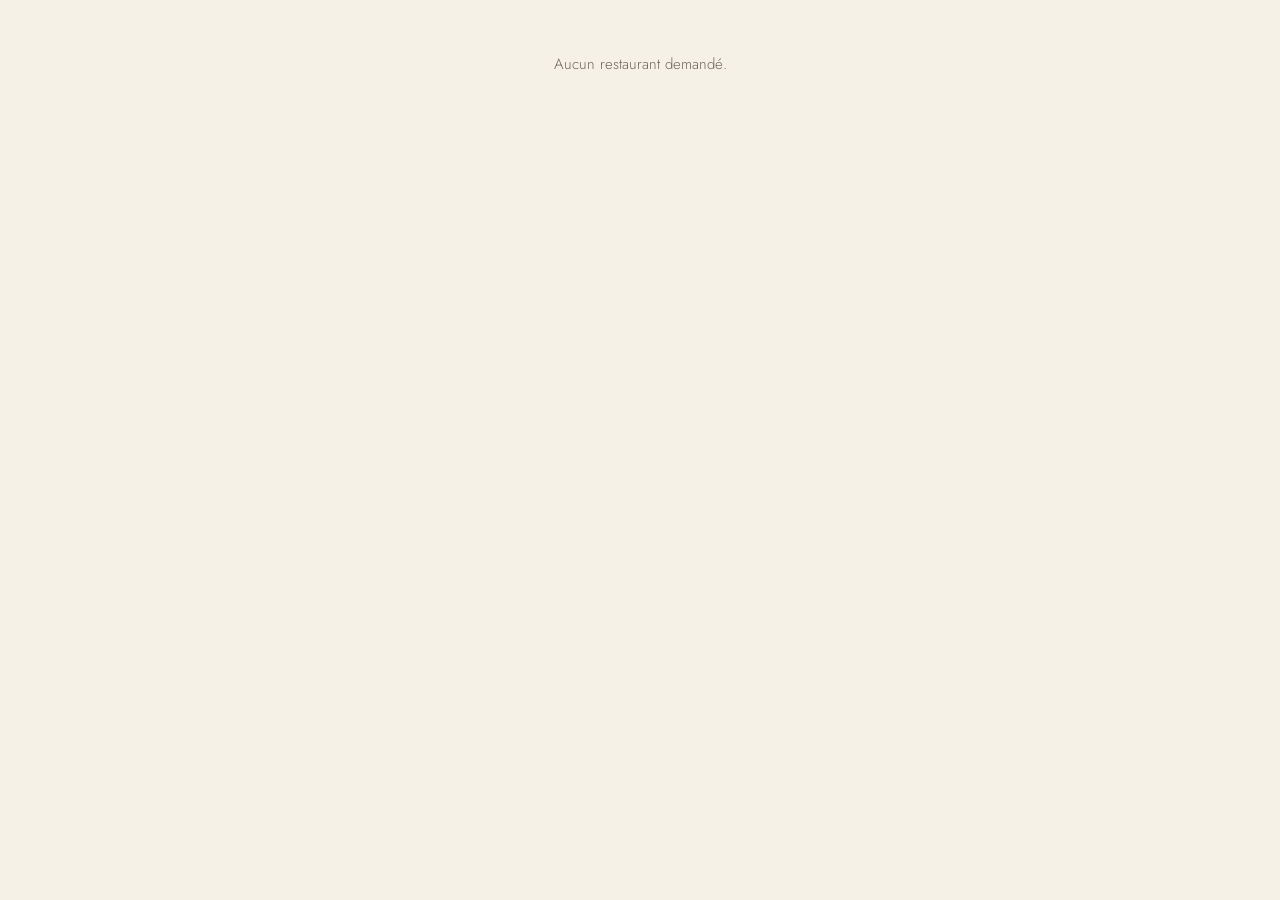
<file: client.html>
<!doctype html>
<html lang="fr">
<head>
  <meta charset="utf-8">
  <meta name="viewport" content="width=device-width, initial-scale=1">
  <title>QResto — Redirection…</title>
  <!--
    Cette page n'est plus la page de commande : celle-ci est désormais
    absorbée par la vitrine (resto.html), qui gère à la fois le mode sur place
    (jeton QR) et les modes à distance. On redirige simplement pour que les
    QR déjà imprimés continuent de marcher.
  -->
  <script>
    var q = location.search;
    location.replace('resto.html' + (q || ''));
  </script>
</head>
<body>
  <noscript>
    <p>Cette page a déménagé. <a id="lien" href="resto.html">Continuer</a></p>
    <script>document.getElementById('lien').href = 'resto.html' + location.search;</script>
  </noscript>
</body>
</html>
</file>
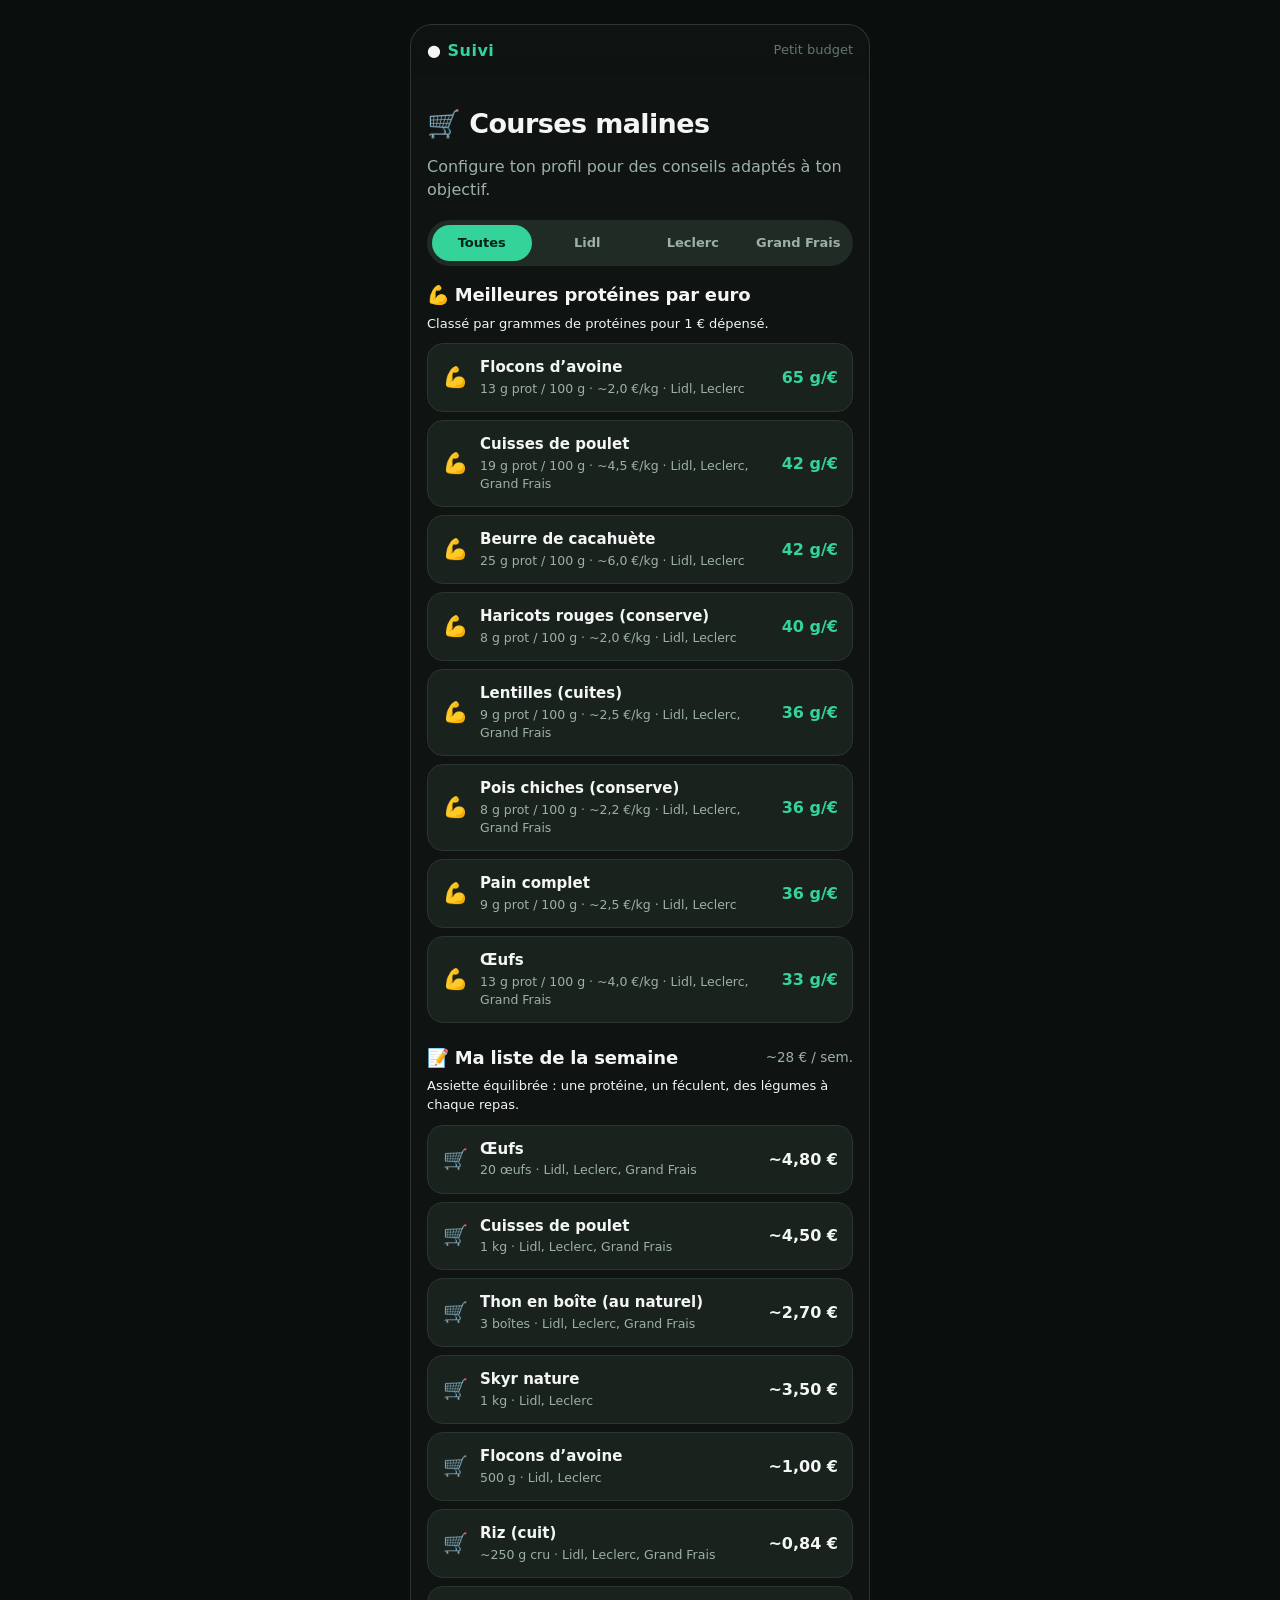
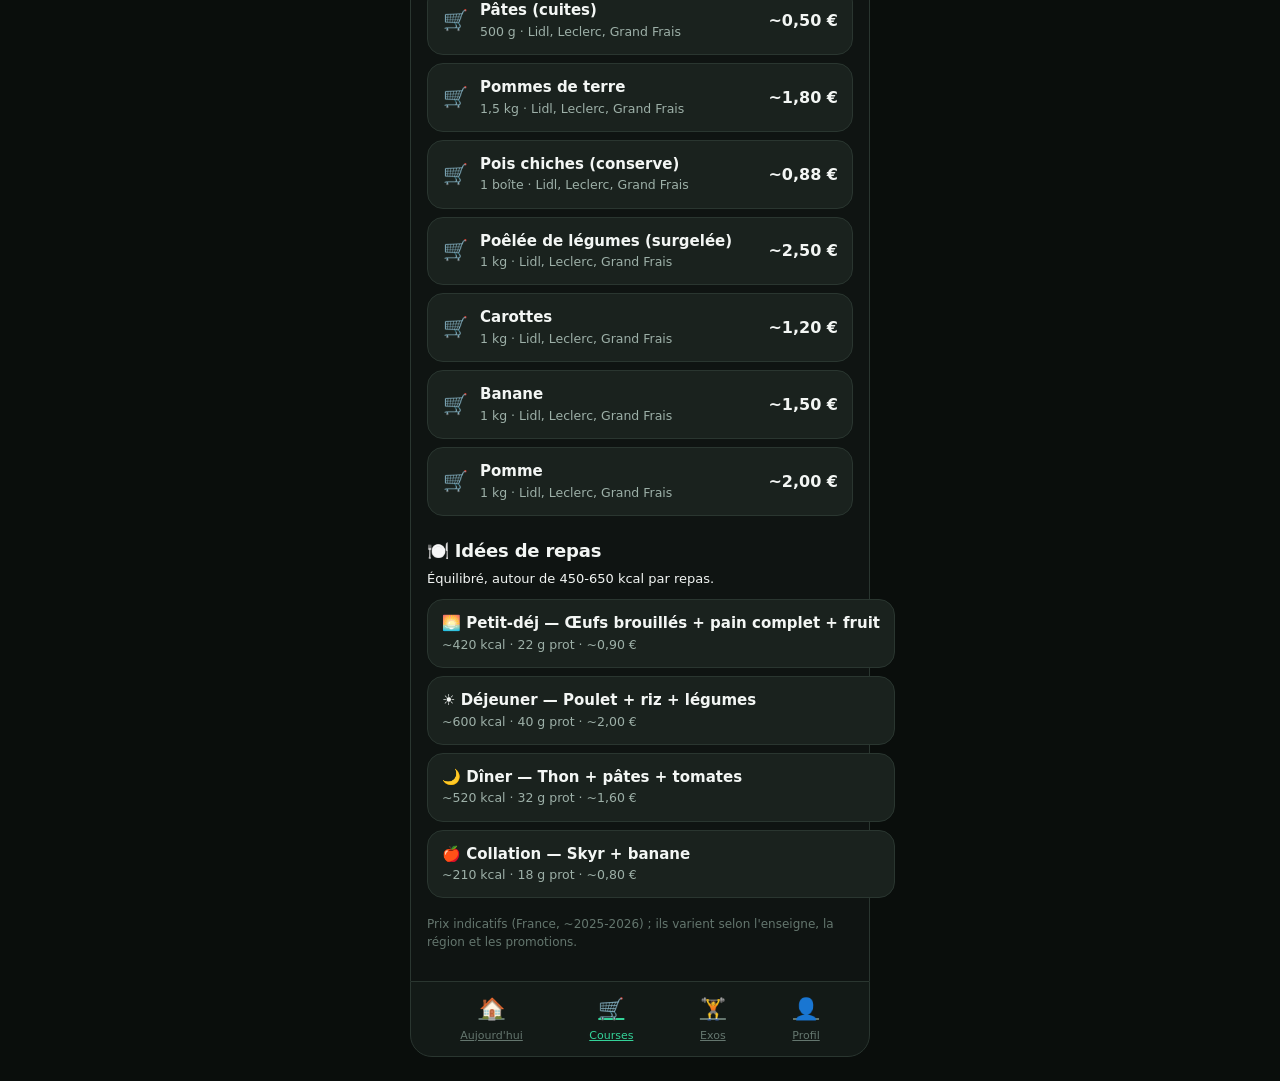
<file: conseils.html>
<!doctype html>
<html lang="fr">
<head>
  <meta charset="utf-8">
  <title>Courses & conseils — Suivi</title>
  <meta name="viewport" content="width=device-width, initial-scale=1, viewport-fit=cover, maximum-scale=1">
  <meta name="theme-color" content="#0f1412">
  <link rel="icon" type="image/svg+xml" href="img/favicon.svg">
  <link rel="stylesheet" href="css/suivi.css?v=1">
</head>
<body>

<header class="app-top">
  <div class="wrap">
    <div class="brand">● <b>Suivi</b></div>
    <span class="progress-lbl" id="goalLbl">Petit budget</span>
  </div>
</header>

<main class="app">
  <div class="wrap">
    <h1 style="margin:14px 0 4px">🛒 Courses malines</h1>
    <p class="sub" id="intro" style="color:var(--texte-doux);margin-bottom:18px">Manger bien pour pas cher — chez Lidl, Leclerc et Grand Frais.</p>

    <!-- Filtre enseigne -->
    <div class="meal-type" data-single="enseigne" style="margin-bottom:16px">
      <button type="button" data-val="Toutes" class="sel">Toutes</button>
      <button type="button" data-val="Lidl">Lidl</button>
      <button type="button" data-val="Leclerc">Leclerc</button>
      <button type="button" data-val="Grand Frais">Grand Frais</button>
    </div>

    <!-- Meilleur rapport protéines / € -->
    <section class="section" style="margin-top:4px">
      <div class="section-head"><h2>💪 Meilleures protéines par euro</h2></div>
      <p class="sub" style="font-size:13px;margin:-4px 0 10px">Classé par grammes de protéines pour 1 € dépensé.</p>
      <div class="entry-list" id="topProt"></div>
    </section>

    <!-- Liste de courses de la semaine -->
    <section class="section">
      <div class="section-head"><h2>📝 Ma liste de la semaine</h2><span class="sum" id="panierTotal">—</span></div>
      <p class="sub" id="panierNote" style="font-size:13px;margin:-4px 0 10px"></p>
      <div class="entry-list" id="panier"></div>
    </section>

    <!-- Idées de repas -->
    <section class="section">
      <div class="section-head"><h2>🍽️ Idées de repas</h2></div>
      <p class="sub" id="repasNote" style="font-size:13px;margin:-4px 0 10px"></p>
      <div class="entry-list" id="idees"></div>
    </section>

    <p class="sub" style="font-size:12px;color:var(--texte-faible);margin-top:18px">
      Prix indicatifs (France, ~2025-2026) ; ils varient selon l'enseigne, la région et les promotions.
    </p>
  </div>
</main>

<nav class="tabbar">
  <div class="wrap">
    <a class="tab" href="tableau-de-bord.html"><span class="ic">🏠</span>Aujourd'hui</a>
    <a class="tab on" href="conseils.html"><span class="ic">🛒</span>Courses</a>
    <a class="tab" href="exercices.html"><span class="ic">🏋️</span>Exos</a>
    <a class="tab" href="profil.html"><span class="ic">👤</span>Profil</a>
  </div>
</nav>

<script src="js/suivi-store.js?v=1"></script>
<script src="js/aliments.js?v=1"></script>
<script src="js/conseils.js?v=1"></script>
</body>
</html>
</file>
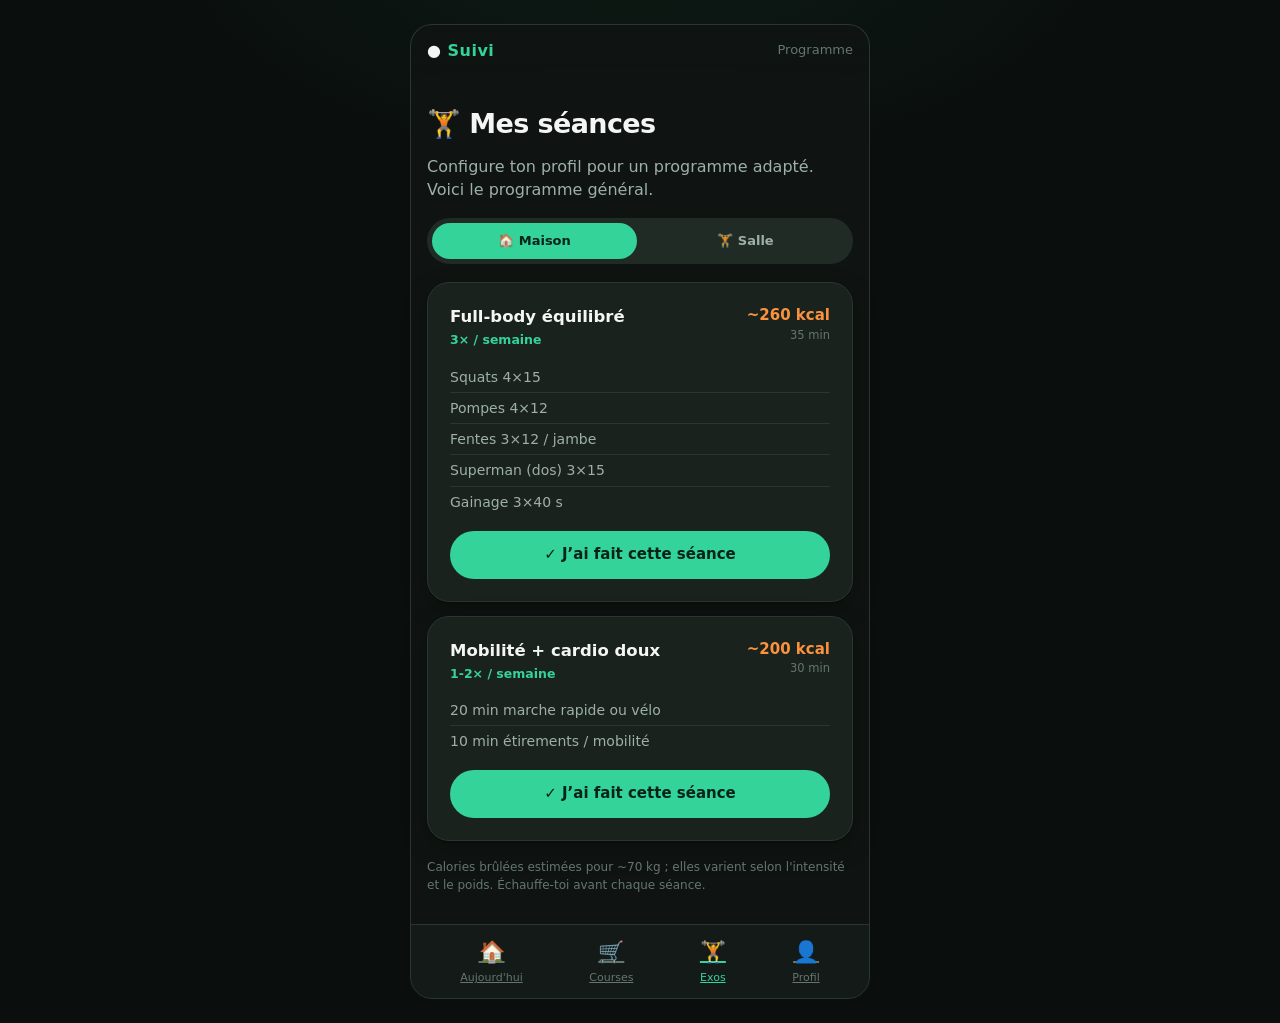
<file: exercices.html>
<!doctype html>
<html lang="fr">
<head>
  <meta charset="utf-8">
  <title>Exercices — Suivi</title>
  <meta name="viewport" content="width=device-width, initial-scale=1, viewport-fit=cover, maximum-scale=1">
  <meta name="theme-color" content="#0f1412">
  <link rel="icon" type="image/svg+xml" href="img/favicon.svg">
  <link rel="stylesheet" href="css/suivi.css?v=1">
</head>
<body>

<header class="app-top">
  <div class="wrap">
    <div class="brand">● <b>Suivi</b></div>
    <span class="progress-lbl" id="goalLbl">Programme</span>
  </div>
</header>

<main class="app">
  <div class="wrap">
    <h1 style="margin:14px 0 4px">🏋️ Mes séances</h1>
    <p class="sub" id="intro" style="color:var(--texte-doux);margin-bottom:16px"></p>

    <!-- Lieu -->
    <div class="meal-type" data-single="lieu" style="margin-bottom:18px">
      <button type="button" data-val="maison" class="sel">🏠 Maison</button>
      <button type="button" data-val="salle">🏋️ Salle</button>
    </div>

    <div id="seances"></div>

    <p class="sub" style="font-size:12px;color:var(--texte-faible);margin-top:18px">
      Calories brûlées estimées pour ~70 kg ; elles varient selon l'intensité et le poids. Échauffe-toi avant chaque séance.
    </p>
  </div>
</main>

<nav class="tabbar">
  <div class="wrap">
    <a class="tab" href="tableau-de-bord.html"><span class="ic">🏠</span>Aujourd'hui</a>
    <a class="tab" href="conseils.html"><span class="ic">🛒</span>Courses</a>
    <a class="tab on" href="exercices.html"><span class="ic">🏋️</span>Exos</a>
    <a class="tab" href="profil.html"><span class="ic">👤</span>Profil</a>
  </div>
</nav>

<div class="toast" id="toast"></div>

<script src="js/suivi-store.js?v=1"></script>
<script src="js/exercices.js?v=1"></script>
</body>
</html>
</file>
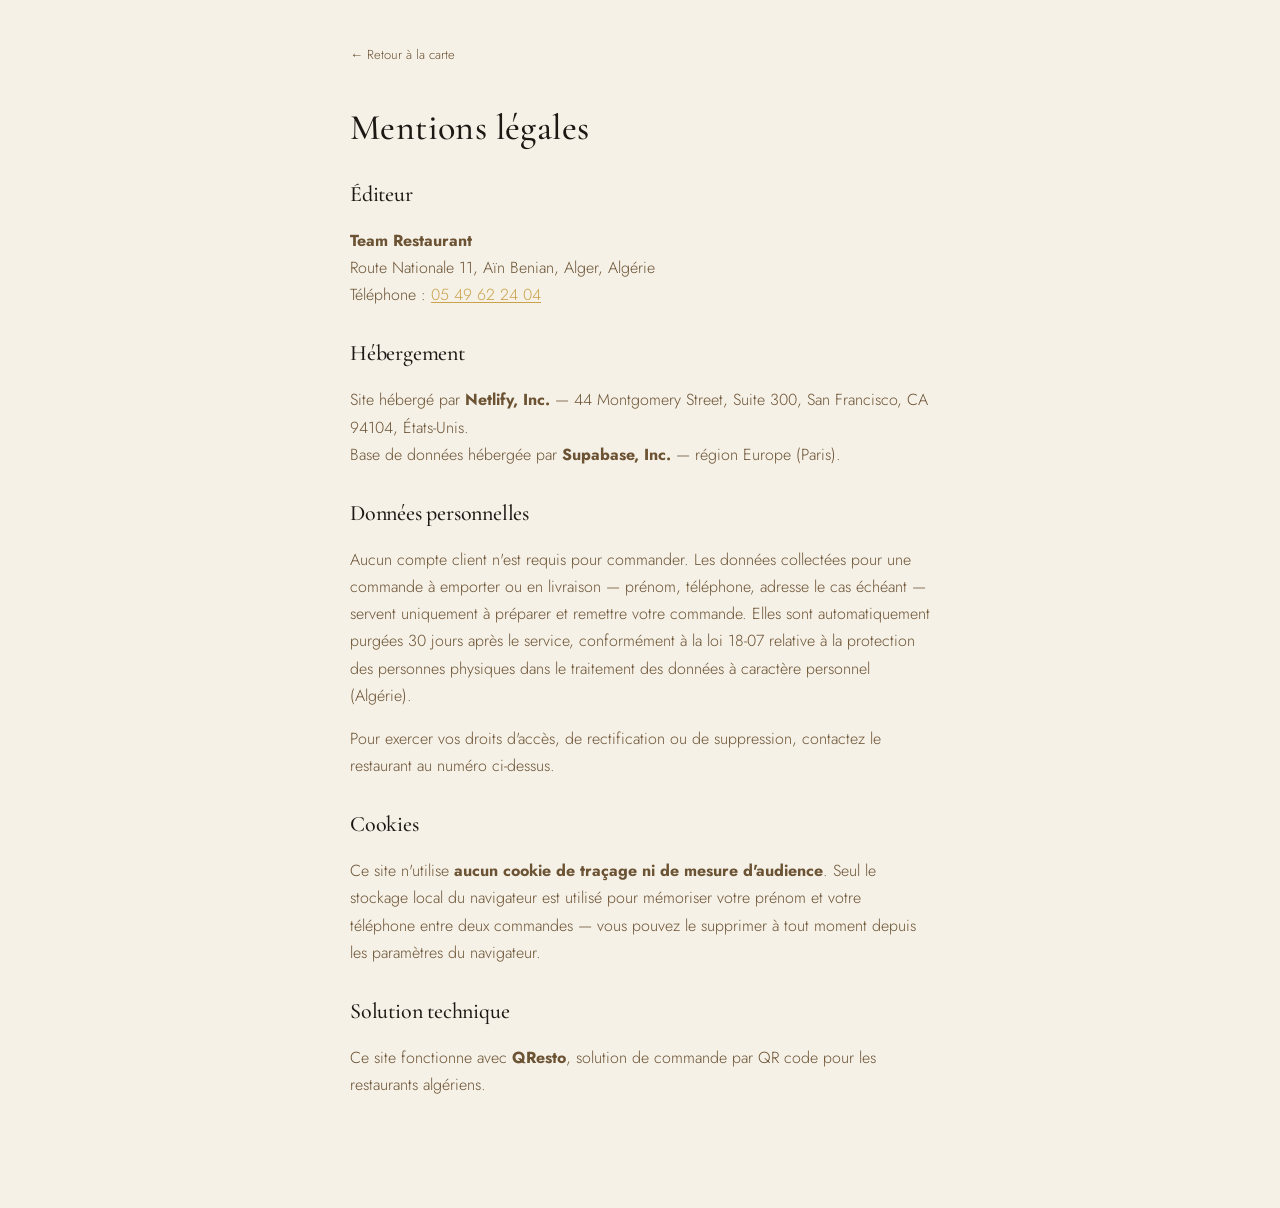
<file: mentions-legales.html>
<!doctype html>
<html lang="fr">
<head>
  <meta charset="utf-8">
  <meta name="viewport" content="width=device-width, initial-scale=1">
  <meta name="theme-color" content="#c9a24a">
  <meta name="robots" content="noindex, nofollow">
  <title>Mentions légales — Team Restaurant</title>
  <link rel="icon" type="image/svg+xml" href="img/favicon.svg">
  <link rel="preconnect" href="https://fonts.googleapis.com">
  <link rel="preconnect" href="https://fonts.gstatic.com" crossorigin>
  <link href="https://fonts.googleapis.com/css2?family=Cormorant+Garamond:wght@500&family=Jost:wght@300;400;500&display=swap" rel="stylesheet">
  <link rel="stylesheet" href="css/style.css?v=19">
</head>
<body class="vitrine">
  <main class="wrap narrow" style="padding: 40px 20px 80px">
    <a class="lien-retour" href="/resto.html?r=team-restaurant">← Retour à la carte</a>

    <h1 style="font-family:'Cormorant Garamond',Georgia,serif;font-weight:500;font-size:36px;margin:20px 0 30px">
      Mentions légales
    </h1>

    <section style="margin-bottom:30px">
      <h2 style="font-family:'Cormorant Garamond',Georgia,serif;font-weight:500;font-size:22px;margin-bottom:10px">Éditeur</h2>
      <p style="color:#6b5334;line-height:1.7">
        <strong>Team Restaurant</strong><br>
        Route Nationale 11, Aïn Benian, Alger, Algérie<br>
        Téléphone : <a href="tel:+213549622404" style="color:#c9a24a">05 49 62 24 04</a>
      </p>
    </section>

    <section style="margin-bottom:30px">
      <h2 style="font-family:'Cormorant Garamond',Georgia,serif;font-weight:500;font-size:22px;margin-bottom:10px">Hébergement</h2>
      <p style="color:#6b5334;line-height:1.7">
        Site hébergé par <strong>Netlify, Inc.</strong> — 44 Montgomery Street, Suite 300,
        San Francisco, CA 94104, États-Unis.<br>
        Base de données hébergée par <strong>Supabase, Inc.</strong> — région Europe (Paris).
      </p>
    </section>

    <section style="margin-bottom:30px">
      <h2 style="font-family:'Cormorant Garamond',Georgia,serif;font-weight:500;font-size:22px;margin-bottom:10px">Données personnelles</h2>
      <p style="color:#6b5334;line-height:1.7">
        Aucun compte client n'est requis pour commander. Les données collectées
        pour une commande à emporter ou en livraison — prénom, téléphone,
        adresse le cas échéant — servent uniquement à préparer et remettre
        votre commande. Elles sont automatiquement purgées 30 jours après le
        service, conformément à la loi 18-07 relative à la protection des
        personnes physiques dans le traitement des données à caractère
        personnel (Algérie).
      </p>
      <p style="color:#6b5334;line-height:1.7;margin-top:10px">
        Pour exercer vos droits d'accès, de rectification ou de suppression,
        contactez le restaurant au numéro ci-dessus.
      </p>
    </section>

    <section style="margin-bottom:30px">
      <h2 style="font-family:'Cormorant Garamond',Georgia,serif;font-weight:500;font-size:22px;margin-bottom:10px">Cookies</h2>
      <p style="color:#6b5334;line-height:1.7">
        Ce site n'utilise <strong>aucun cookie de traçage ni de mesure d'audience</strong>.
        Seul le stockage local du navigateur est utilisé pour mémoriser votre
        prénom et votre téléphone entre deux commandes — vous pouvez le
        supprimer à tout moment depuis les paramètres du navigateur.
      </p>
    </section>

    <section style="margin-bottom:30px">
      <h2 style="font-family:'Cormorant Garamond',Georgia,serif;font-weight:500;font-size:22px;margin-bottom:10px">Solution technique</h2>
      <p style="color:#6b5334;line-height:1.7">
        Ce site fonctionne avec <strong>QResto</strong>, solution de commande par QR code
        pour les restaurants algériens.
      </p>
    </section>
  </main>
</body>
</html>
</file>
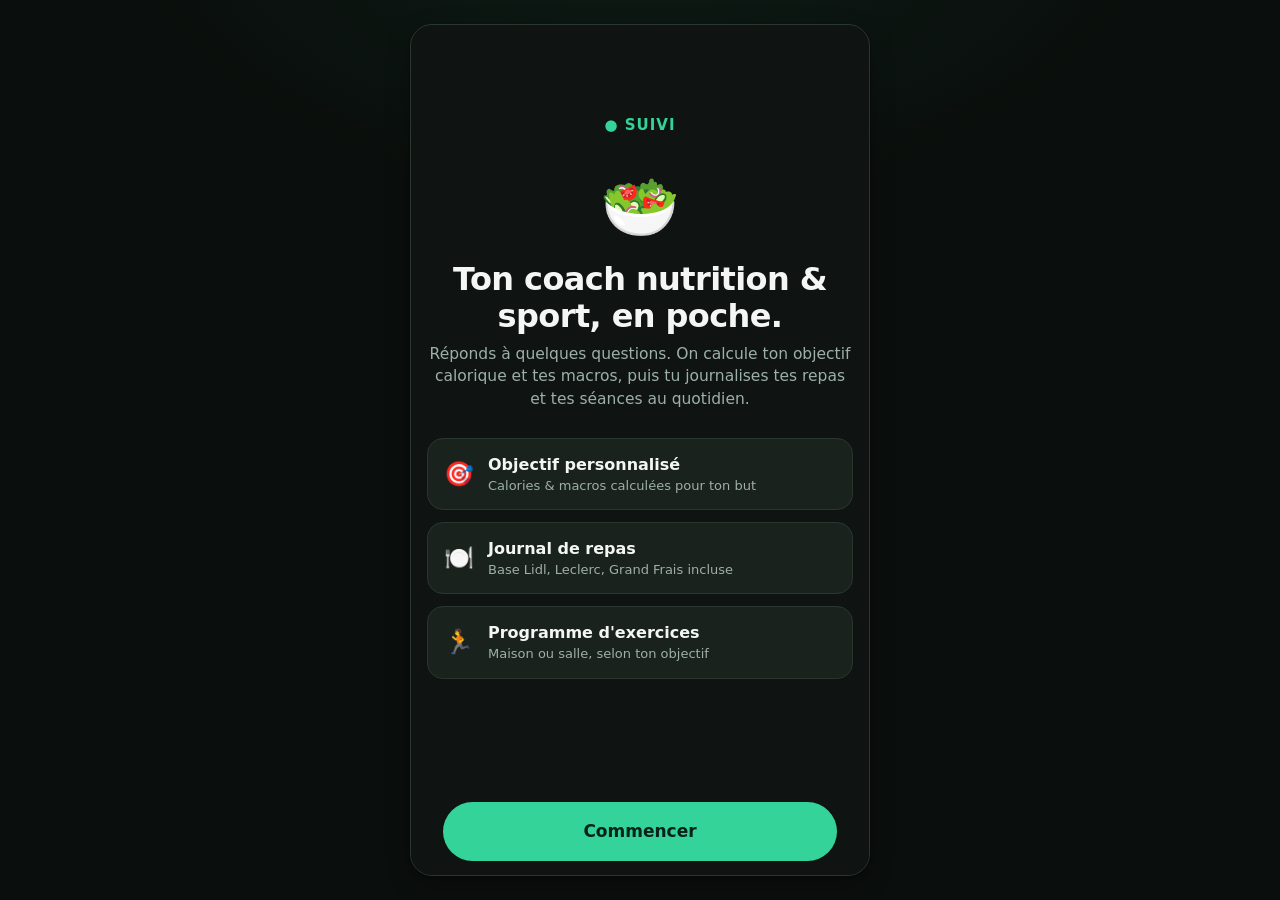
<file: onboarding.html>
<!doctype html>
<html lang="fr">
<head>
  <meta charset="utf-8">
  <title>Bien démarrer — Suivi</title>
  <meta name="viewport" content="width=device-width, initial-scale=1, viewport-fit=cover, maximum-scale=1">
  <meta name="theme-color" content="#0f1412">
  <meta name="description" content="Configurez votre objectif calorique et vos macros en quelques questions.">
  <link rel="icon" type="image/svg+xml" href="img/favicon.svg">
  <link rel="stylesheet" href="css/suivi.css?v=2">
</head>
<body>
<div class="onb">

  <!-- Barre de progression -->
  <header class="onb-top" id="top" hidden>
    <div class="wrap">
      <button class="btn-retour" id="btnRetour" aria-label="Retour">←</button>
      <div class="progress"><i id="barre"></i></div>
      <span class="progress-lbl" id="pct">0%</span>
    </div>
  </header>

  <div class="onb-body">
    <div class="wrap">

      <!-- 0 · Accueil -->
      <section class="step on" data-step="accueil">
        <div class="hero-onb">
          <div class="logo">● Suivi</div>
          <div class="mark">🥗</div>
          <h1>Ton coach nutrition &amp; sport, en poche.</h1>
          <p class="sub">Réponds à quelques questions. On calcule ton objectif calorique et tes macros, puis tu journalises tes repas et tes séances au quotidien.</p>
          <div class="feat">
            <div class="row"><span class="ic">🎯</span><div><div class="t">Objectif personnalisé</div><div class="d">Calories &amp; macros calculées pour ton but</div></div></div>
            <div class="row"><span class="ic">🍽️</span><div><div class="t">Journal de repas</div><div class="d">Base Lidl, Leclerc, Grand Frais incluse</div></div></div>
            <div class="row"><span class="ic">🏃</span><div><div class="t">Programme d'exercices</div><div class="d">Maison ou salle, selon ton objectif</div></div></div>
          </div>
        </div>
      </section>

      <!-- 1 · Objectif -->
      <section class="step" data-step="objectif">
        <p class="eyebrow">Ton objectif</p>
        <h1>Que veux-tu accomplir ?</h1>
        <p class="sub">On adapte ton apport calorique en conséquence.</p>
        <div class="choices" data-single="objectif">
          <button class="choice" data-val="perte"><span class="ic">📉</span><span class="txt"><span class="t">Perdre du poids</span><span class="d">Déficit calorique maîtrisé</span></span><span class="tick"></span></button>
          <button class="choice" data-val="maintien"><span class="ic">⚖️</span><span class="txt"><span class="t">Maintenir mon poids</span><span class="d">Rester à l'équilibre</span></span><span class="tick"></span></button>
          <button class="choice" data-val="prise"><span class="ic">📈</span><span class="txt"><span class="t">Prendre du muscle</span><span class="d">Léger surplus pour construire</span></span><span class="tick"></span></button>
        </div>
      </section>

      <!-- 2 · Sexe -->
      <section class="step" data-step="sexe">
        <p class="eyebrow">À propos de toi</p>
        <h1>Tu es…</h1>
        <p class="sub">Le métabolisme de base diffère selon le sexe biologique.</p>
        <div class="segmented" data-single="sexe" style="font-size:16px">
          <button data-val="femme">Femme</button>
          <button data-val="homme">Homme</button>
        </div>
      </section>

      <!-- 3 · Âge -->
      <section class="step" data-step="age">
        <p class="eyebrow">À propos de toi</p>
        <h1>Quel âge as-tu ?</h1>
        <p class="sub">Pour estimer précisément tes besoins.</p>
        <div class="field">
          <div class="input-row"><input type="number" inputmode="numeric" id="age" placeholder="28" min="14" max="100"><span class="unit">ans</span></div>
        </div>
      </section>

      <!-- 4 · Taille -->
      <section class="step" data-step="taille">
        <p class="eyebrow">À propos de toi</p>
        <h1>Ta taille</h1>
        <p class="sub">En centimètres.</p>
        <div class="field">
          <div class="input-row"><input type="number" inputmode="numeric" id="taille" placeholder="175" min="120" max="230"><span class="unit">cm</span></div>
        </div>
      </section>

      <!-- 5 · Poids -->
      <section class="step" data-step="poids">
        <p class="eyebrow">À propos de toi</p>
        <h1>Ton poids actuel</h1>
        <p class="sub">En kilogrammes. Il servira de point de départ.</p>
        <div class="field">
          <div class="input-row"><input type="number" inputmode="decimal" id="poids" placeholder="72" min="35" max="250" step="0.1"><span class="unit">kg</span></div>
        </div>
      </section>

      <!-- 6 · Poids cible -->
      <section class="step" data-step="poidsCible">
        <p class="eyebrow">Ta cible</p>
        <h1 id="cibleTitre">Quel poids veux-tu atteindre ?</h1>
        <p class="sub">On en déduira une date d'objectif réaliste.</p>
        <div class="field">
          <div class="input-row"><input type="number" inputmode="decimal" id="poidsCible" placeholder="68" min="35" max="250" step="0.1"><span class="unit">kg</span></div>
        </div>
        <p class="slider-tag" id="cibleEcart" style="text-align:left"></p>
      </section>

      <!-- 7 · Activité -->
      <section class="step" data-step="activite">
        <p class="eyebrow">Mode de vie</p>
        <h1>Ton niveau d'activité</h1>
        <p class="sub">En dehors des séances que tu journaliseras.</p>
        <div class="choices" data-single="activite">
          <button class="choice" data-val="sedentaire"><span class="ic">🪑</span><span class="txt"><span class="t">Sédentaire</span><span class="d">Travail de bureau, peu de marche</span></span><span class="tick"></span></button>
          <button class="choice" data-val="leger"><span class="ic">🚶</span><span class="txt"><span class="t">Léger</span><span class="d">Debout / marche régulière</span></span><span class="tick"></span></button>
          <button class="choice" data-val="modere"><span class="ic">🚴</span><span class="txt"><span class="t">Modéré</span><span class="d">Actif, bouge pas mal dans la journée</span></span><span class="tick"></span></button>
          <button class="choice" data-val="intense"><span class="ic">🏋️</span><span class="txt"><span class="t">Intense</span><span class="d">Métier physique / très actif</span></span><span class="tick"></span></button>
          <button class="choice" data-val="athlete"><span class="ic">🔥</span><span class="txt"><span class="t">Athlète</span><span class="d">Entraînement quotidien intense</span></span><span class="tick"></span></button>
        </div>
      </section>

      <!-- 8 · Séances / semaine -->
      <section class="step" data-step="seances">
        <p class="eyebrow">Entraînement</p>
        <h1>Combien de séances par semaine ?</h1>
        <p class="sub">Musculation, course, sport… ce que tu prévois de faire.</p>
        <div class="choices" data-single="seances">
          <button class="choice" data-val="0"><span class="ic">🛋️</span><span class="txt"><span class="t">Aucune pour l'instant</span><span class="d">Je commence doucement</span></span><span class="tick"></span></button>
          <button class="choice" data-val="2"><span class="ic">🟢</span><span class="txt"><span class="t">1 à 2 par semaine</span><span class="d">Occasionnel</span></span><span class="tick"></span></button>
          <button class="choice" data-val="4"><span class="ic">🔵</span><span class="txt"><span class="t">3 à 4 par semaine</span><span class="d">Régulier</span></span><span class="tick"></span></button>
          <button class="choice" data-val="6"><span class="ic">🟣</span><span class="txt"><span class="t">5 et plus</span><span class="d">Très assidu</span></span><span class="tick"></span></button>
        </div>
      </section>

      <!-- 9 · Régime -->
      <section class="step" data-step="regime">
        <p class="eyebrow">Alimentation</p>
        <h1>Un régime particulier ?</h1>
        <p class="sub">On en tiendra compte dans les idées de repas.</p>
        <div class="choices" data-single="regime">
          <button class="choice" data-val="classique"><span class="ic">🍗</span><span class="txt"><span class="t">Classique</span><span class="d">Je mange de tout</span></span><span class="tick"></span></button>
          <button class="choice" data-val="pesco"><span class="ic">🐟</span><span class="txt"><span class="t">Pescétarien</span><span class="d">Poisson, pas de viande</span></span><span class="tick"></span></button>
          <button class="choice" data-val="vege"><span class="ic">🥦</span><span class="txt"><span class="t">Végétarien</span><span class="d">Sans viande ni poisson</span></span><span class="tick"></span></button>
          <button class="choice" data-val="vegan"><span class="ic">🌱</span><span class="txt"><span class="t">Végan</span><span class="d">100 % végétal</span></span><span class="tick"></span></button>
        </div>
      </section>

      <!-- 10 · Expérience -->
      <section class="step" data-step="experience">
        <p class="eyebrow">Ton expérience</p>
        <h1>As-tu déjà compté tes calories ?</h1>
        <p class="sub">Pour adapter le niveau d'accompagnement.</p>
        <div class="choices" data-single="experience">
          <button class="choice" data-val="debutant"><span class="ic">🌱</span><span class="txt"><span class="t">Jamais</span><span class="d">C'est tout nouveau pour moi</span></span><span class="tick"></span></button>
          <button class="choice" data-val="intermediaire"><span class="ic">📘</span><span class="txt"><span class="t">Un peu</span><span class="d">J'ai déjà essayé</span></span><span class="tick"></span></button>
          <button class="choice" data-val="avance"><span class="ic">🎓</span><span class="txt"><span class="t">Oui, régulièrement</span><span class="d">Je connais bien les macros</span></span><span class="tick"></span></button>
        </div>
      </section>

      <!-- 11 · Obstacles (choix multiple) -->
      <section class="step" data-step="obstacles">
        <p class="eyebrow">Tes freins</p>
        <h1>Qu'est-ce qui t'a bloqué jusqu'ici ?</h1>
        <p class="sub">Choisis-en autant que tu veux.</p>
        <div class="choices" data-multi="obstacles">
          <button class="choice" data-val="constance"><span class="ic">📆</span><span class="txt"><span class="t">Manque de constance</span></span><span class="tick"></span></button>
          <button class="choice" data-val="temps"><span class="ic">⏰</span><span class="txt"><span class="t">Pas assez de temps</span></span><span class="tick"></span></button>
          <button class="choice" data-val="fringales"><span class="ic">🍫</span><span class="txt"><span class="t">Fringales / grignotage</span></span><span class="tick"></span></button>
          <button class="choice" data-val="budget"><span class="ic">💶</span><span class="txt"><span class="t">Budget serré</span></span><span class="tick"></span></button>
          <button class="choice" data-val="savoir"><span class="ic">❓</span><span class="txt"><span class="t">Je ne savais pas quoi manger</span></span><span class="tick"></span></button>
        </div>
      </section>

      <!-- 12 · Rythme -->
      <section class="step" data-step="rythme">
        <p class="eyebrow">Ton rythme</p>
        <h1 id="rythmeTitre">À quelle vitesse ?</h1>
        <p class="sub" id="rythmeSub">Un rythme modéré est plus durable dans le temps.</p>
        <div class="slider-wrap">
          <div class="slider-val"><span id="rythmeVal">0,5</span> <small>kg / semaine</small></div>
          <div class="slider-tag" id="rythmeTag">Recommandé</div>
          <input type="range" id="rythme" min="0.1" max="1" step="0.1" value="0.5">
          <div class="slider-ends"><span>Doux · 0,1</span><span>Agressif · 1,0</span></div>
        </div>
      </section>

      <!-- 13 · Construction du plan (animation) -->
      <section class="step" data-step="construction">
        <div class="build">
          <div class="build-ring">
            <svg width="120" height="120" viewBox="0 0 120 120">
              <circle cx="60" cy="60" r="52" fill="none" stroke="var(--surface-2)" stroke-width="10"></circle>
              <circle id="buildFg" cx="60" cy="60" r="52" fill="none" stroke="var(--accent)" stroke-width="10" stroke-linecap="round" transform="rotate(-90 60 60)"></circle>
            </svg>
            <div class="build-pct" id="buildPct">0%</div>
          </div>
          <h1 style="text-align:center;margin-top:24px">On construit ton plan…</h1>
          <p class="sub center" id="buildMsg">Calcul de ton métabolisme…</p>
        </div>
      </section>

      <!-- 14 · Récap / Plan -->
      <section class="step" data-step="plan">
        <p class="eyebrow">Ton plan est prêt 🎉</p>
        <h1>Voici tes objectifs quotidiens</h1>
        <div class="plan-kcal">
          <div class="big" id="planKcal">0</div>
          <div class="lbl">kcal par jour</div>
        </div>
        <div class="macro-grid">
          <div class="macro-card"><div class="v" id="planProt">0 g</div><div class="l">Protéines</div><div class="bar" style="background:var(--proteine)"></div></div>
          <div class="macro-card"><div class="v" id="planGluc">0 g</div><div class="l">Glucides</div><div class="bar" style="background:var(--glucide)"></div></div>
          <div class="macro-card"><div class="v" id="planLip">0 g</div><div class="l">Lipides</div><div class="bar" style="background:var(--lipide)"></div></div>
        </div>
        <div class="goal-banner" id="goalBanner" hidden>
          <span class="ic">🏁</span>
          <div><div class="gt" id="goalDate">—</div><div class="gd" id="goalSub"></div></div>
        </div>
        <ul class="recap-list">
          <li><span>Métabolisme de base</span><span id="planBmr">—</span></li>
          <li><span>Dépense totale (TDEE)</span><span id="planTdee">—</span></li>
          <li><span>IMC actuel</span><span id="planImc">—</span></li>
        </ul>
        <p class="sub center" style="margin-top:14px">Tu pourras ajuster ces valeurs à tout moment.</p>
      </section>

    </div>
  </div>

  <!-- Pied collant -->
  <footer class="onb-foot" id="foot">
    <div class="wrap">
      <button class="btn-primaire" id="btnSuivant">Commencer</button>
    </div>
  </footer>

</div>

<script src="js/suivi-store.js?v=2"></script>
<script src="js/onboarding.js?v=2"></script>
</body>
</html>
</file>
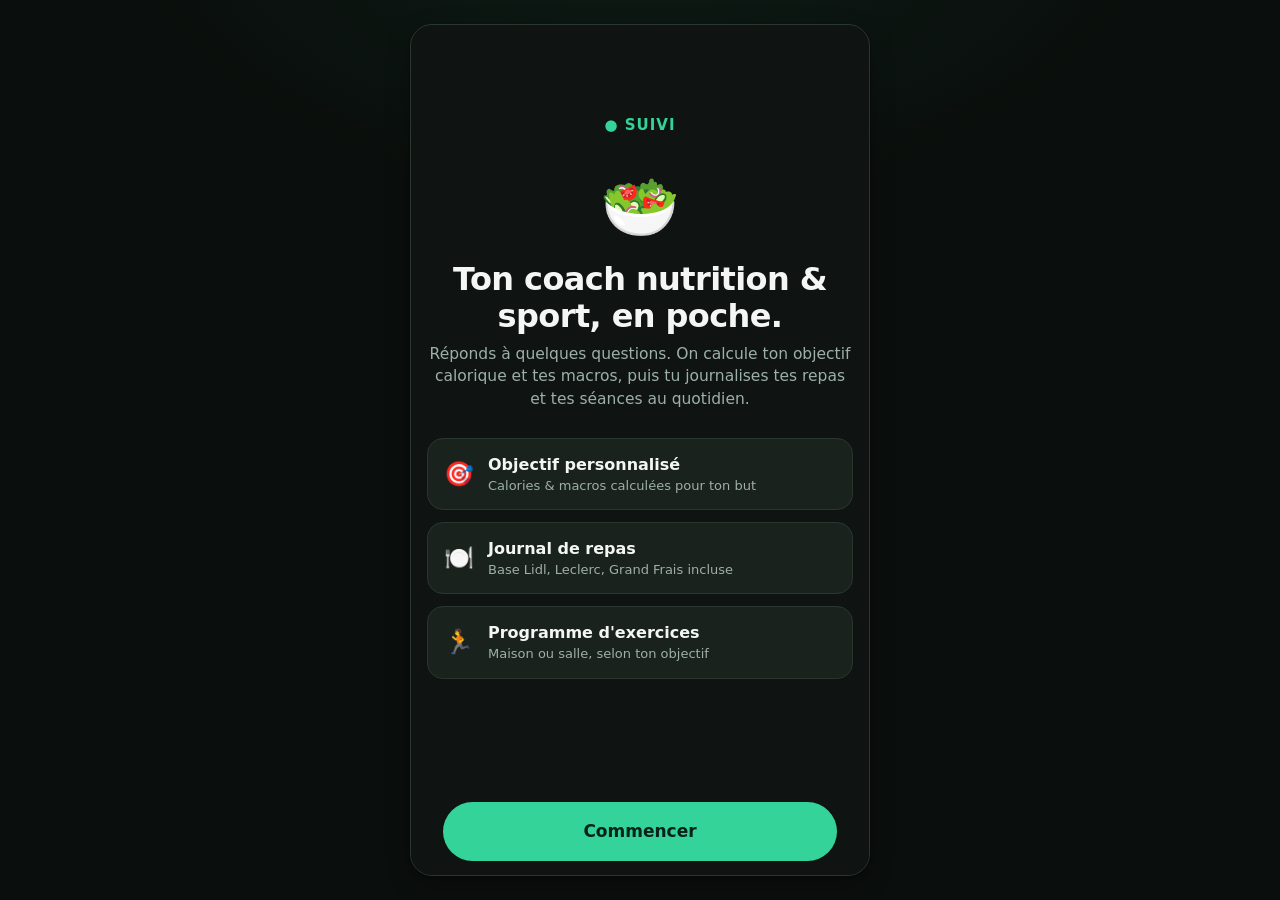
<file: profil.html>
<!doctype html>
<html lang="fr">
<head>
  <meta charset="utf-8">
  <title>Mon profil — Suivi</title>
  <meta name="viewport" content="width=device-width, initial-scale=1, viewport-fit=cover, maximum-scale=1">
  <meta name="theme-color" content="#0f1412">
  <link rel="icon" type="image/svg+xml" href="img/favicon.svg">
  <link rel="stylesheet" href="css/suivi.css?v=1">
</head>
<body>

<header class="app-top">
  <div class="wrap">
    <div class="brand">● <b>Suivi</b></div>
    <a class="progress-lbl" href="tableau-de-bord.html" style="color:var(--accent);font-weight:600">Fermer</a>
  </div>
</header>

<main class="app">
  <div class="wrap">
    <h1 style="margin:14px 0 18px">Mon profil</h1>

    <div class="ring-card" style="margin-bottom:18px">
      <div class="plan-kcal" style="margin:0 0 18px">
        <div class="big" id="pKcal">0</div>
        <div class="lbl">kcal / jour — objectif</div>
      </div>
      <div class="macro-grid">
        <div class="macro-card"><div class="v" id="pProt">0 g</div><div class="l">Protéines</div><div class="bar" style="background:var(--proteine)"></div></div>
        <div class="macro-card"><div class="v" id="pGluc">0 g</div><div class="l">Glucides</div><div class="bar" style="background:var(--glucide)"></div></div>
        <div class="macro-card"><div class="v" id="pLip">0 g</div><div class="l">Lipides</div><div class="bar" style="background:var(--lipide)"></div></div>
      </div>
    </div>

    <h2>Informations</h2>
    <ul class="recap-list" style="margin-bottom:24px">
      <li><span>Objectif</span><span id="pObjectif">—</span></li>
      <li><span>Sexe</span><span id="pSexe">—</span></li>
      <li><span>Âge</span><span id="pAge">—</span></li>
      <li><span>Taille</span><span id="pTaille">—</span></li>
      <li><span>Poids</span><span id="pPoids">—</span></li>
      <li><span>Niveau d'activité</span><span id="pActivite">—</span></li>
      <li><span>Métabolisme de base</span><span id="pBmr">—</span></li>
      <li><span>Dépense totale (TDEE)</span><span id="pTdee">—</span></li>
      <li><span>IMC</span><span id="pImc">—</span></li>
    </ul>

    <a class="btn-primaire" href="onboarding.html?refaire=1" style="text-decoration:none;text-align:center;margin-bottom:10px">Recalculer mon plan</a>
    <button class="btn-ghost" id="reset" style="color:var(--danger)">Effacer toutes mes données</button>
  </div>
</main>

<nav class="tabbar">
  <div class="wrap">
    <a class="tab" href="tableau-de-bord.html"><span class="ic">🏠</span>Aujourd'hui</a>
    <a class="tab" href="conseils.html"><span class="ic">🛒</span>Courses</a>
    <a class="tab" href="exercices.html"><span class="ic">🏋️</span>Exos</a>
    <a class="tab on" href="profil.html"><span class="ic">👤</span>Profil</a>
  </div>
</nav>

<script src="js/suivi-store.js?v=1"></script>
<script>
  (function () {
    if (!Suivi.profilComplet()) { location.replace('onboarding.html'); return; }
    var p = Suivi.getProfil();
    var $ = function (id) { return document.getElementById(id); };
    var OBJ = { perte: 'Perdre du poids', maintien: 'Maintien', prise: 'Prise de muscle' };
    var ACT = { sedentaire: 'Sédentaire', leger: 'Léger', modere: 'Modéré', intense: 'Intense', athlete: 'Athlète' };

    $('pKcal').textContent = p.cibles.kcal.toLocaleString('fr-FR');
    $('pProt').textContent = p.cibles.proteines + ' g';
    $('pGluc').textContent = p.cibles.glucides + ' g';
    $('pLip').textContent  = p.cibles.lipides + ' g';
    $('pObjectif').textContent = OBJ[p.objectif] || '—';
    $('pSexe').textContent = p.sexe === 'homme' ? 'Homme' : 'Femme';
    $('pAge').textContent = p.age + ' ans';
    $('pTaille').textContent = p.taille + ' cm';
    $('pPoids').textContent = p.poids + ' kg';
    $('pActivite').textContent = ACT[p.activite] || '—';
    $('pBmr').textContent = p.metabolismeBase.toLocaleString('fr-FR') + ' kcal';
    $('pTdee').textContent = p.tdee.toLocaleString('fr-FR') + ' kcal';
    $('pImc').textContent = String(p.imc).replace('.', ',');

    $('reset').addEventListener('click', function () {
      if (confirm('Effacer le profil et tout le journal ? Cette action est irréversible.')) {
        Suivi.reset();
        location.href = 'onboarding.html';
      }
    });
  })();
</script>
</body>
</html>
</file>
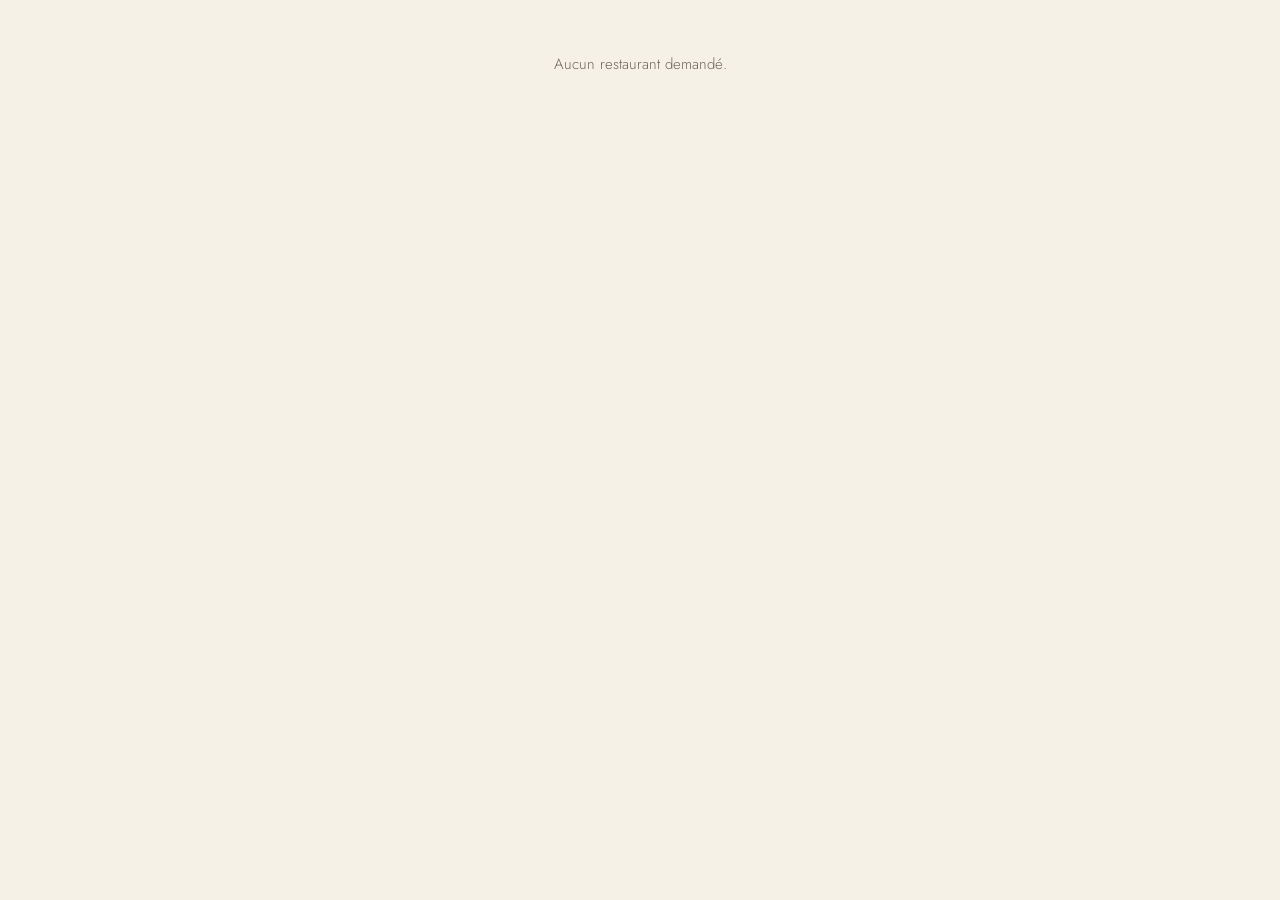
<file: resto.html>
<!doctype html>
<html lang="fr">
<head>
  <meta charset="utf-8">
  <meta name="viewport" content="width=device-width, initial-scale=1, viewport-fit=cover">
  <meta name="theme-color" content="#c9a24a">
  <meta name="color-scheme" content="light">

  <title>Team Restaurant — Pizza au feu de bois à Aïn Benian, Alger</title>
  <meta name="description" content="La carte, l'ambiance et la commande en ligne de Team Restaurant à Aïn Benian, Alger. Pizza et calzone au feu de bois, grillades, burgers, salades, café. Commande sur place par QR code, à emporter ou en livraison.">
  <meta name="author" content="Team Restaurant">
  <link rel="canonical" href="https://qresto-team.netlify.app/resto.html?r=team-restaurant">

  <!-- Partage social : WhatsApp, Facebook, Messenger, LinkedIn -->
  <meta property="og:type" content="restaurant.restaurant">
  <meta property="og:site_name" content="Team Restaurant">
  <meta property="og:title" content="Team Restaurant — Aïn Benian, Alger">
  <meta property="og:description" content="Pizza & calzone au feu de bois, grillades, burgers, salades, café. Commande sur place, à emporter ou en livraison.">
  <meta property="og:url" content="https://qresto-team.netlify.app/resto.html?r=team-restaurant">
  <meta property="og:image" content="https://qresto-team.netlify.app/img/og-image.svg">
  <meta property="og:image:width" content="1200">
  <meta property="og:image:height" content="630">
  <meta property="og:locale" content="fr_FR">

  <!-- Partage Twitter / X -->
  <meta name="twitter:card" content="summary_large_image">
  <meta name="twitter:title" content="Team Restaurant — Aïn Benian, Alger">
  <meta name="twitter:description" content="Pizza & calzone au feu de bois. Commande sur place, à emporter ou en livraison.">
  <meta name="twitter:image" content="https://qresto-team.netlify.app/img/og-image.svg">

  <!-- Icônes et PWA -->
  <link rel="icon" type="image/svg+xml" href="img/favicon.svg">
  <link rel="apple-touch-icon" href="img/favicon.svg">
  <link rel="manifest" href="manifest.webmanifest">

  <!-- Typographie — preconnect + preload de la feuille pour éviter le FOUT -->
  <link rel="preconnect" href="https://fonts.googleapis.com">
  <link rel="preconnect" href="https://fonts.gstatic.com" crossorigin>
  <link rel="preload" as="style" href="https://fonts.googleapis.com/css2?family=Cormorant+Garamond:ital,wght@0,400;0,500;0,600;1,400&family=Jost:wght@300;400;500&display=swap">
  <link href="https://fonts.googleapis.com/css2?family=Cormorant+Garamond:ital,wght@0,400;0,500;0,600;1,400&family=Jost:wght@300;400;500&display=swap" rel="stylesheet">

  <!-- Feuille locale -->
  <link rel="stylesheet" href="css/style.css?v=19">

  <!-- Données structurées Restaurant : Google peut afficher un panneau riche
       (adresse, horaires, téléphone) dans les résultats de recherche. -->
  <script type="application/ld+json">
  {
    "@context": "https://schema.org",
    "@type": "Restaurant",
    "name": "Team Restaurant",
    "description": "Pizza et calzone au feu de bois, grillades, burgers, salades, café.",
    "servesCuisine": ["Italienne", "Grillades", "Burgers"],
    "address": {
      "@type": "PostalAddress",
      "streetAddress": "Route Nationale 11",
      "addressLocality": "Aïn Benian",
      "addressRegion": "Alger",
      "addressCountry": "DZ"
    },
    "telephone": "+213549622404",
    "url": "https://qresto-team.netlify.app/resto.html?r=team-restaurant",
    "acceptsReservations": false,
    "priceRange": "500-2000 DA"
  }
  </script>
</head>
<body class="vitrine">
  <noscript>
    <div style="max-width:640px;margin:60px auto;padding:24px;background:#fff;border:1px solid #e6dccb;border-radius:12px;font-family:Georgia,serif;text-align:center">
      <h1 style="margin-top:0;color:#3a2416">JavaScript est nécessaire</h1>
      <p>Cette page utilise JavaScript pour afficher la carte et prendre votre commande.
         Activez-le dans votre navigateur, ou appelez-nous directement au
         <a href="tel:+213549622404" style="color:#c9a24a;font-weight:600">05 49 62 24 04</a>.</p>
    </div>
  </noscript>

  <main id="page">
    <div class="squelette" aria-busy="true" aria-live="polite">
      <div class="squelette-hero"></div>
      <div class="squelette-carte">
        <div class="squelette-bloc"></div>
        <div class="squelette-bloc"></div>
        <div class="squelette-bloc"></div>
      </div>
      <span class="visually-hidden">Chargement de la carte…</span>
    </div>
  </main>

  <!-- Toast pour les feedbacks légers (ajout au panier, envoi de commande) -->
  <div id="toast" class="toast" role="status" aria-live="polite"></div>

  <script src="js/config.js?v=11"></script>
  <script src="js/store.js?v=11"></script>
  <script src="js/resto.js?v=18"></script>
</body>
</html>
</file>
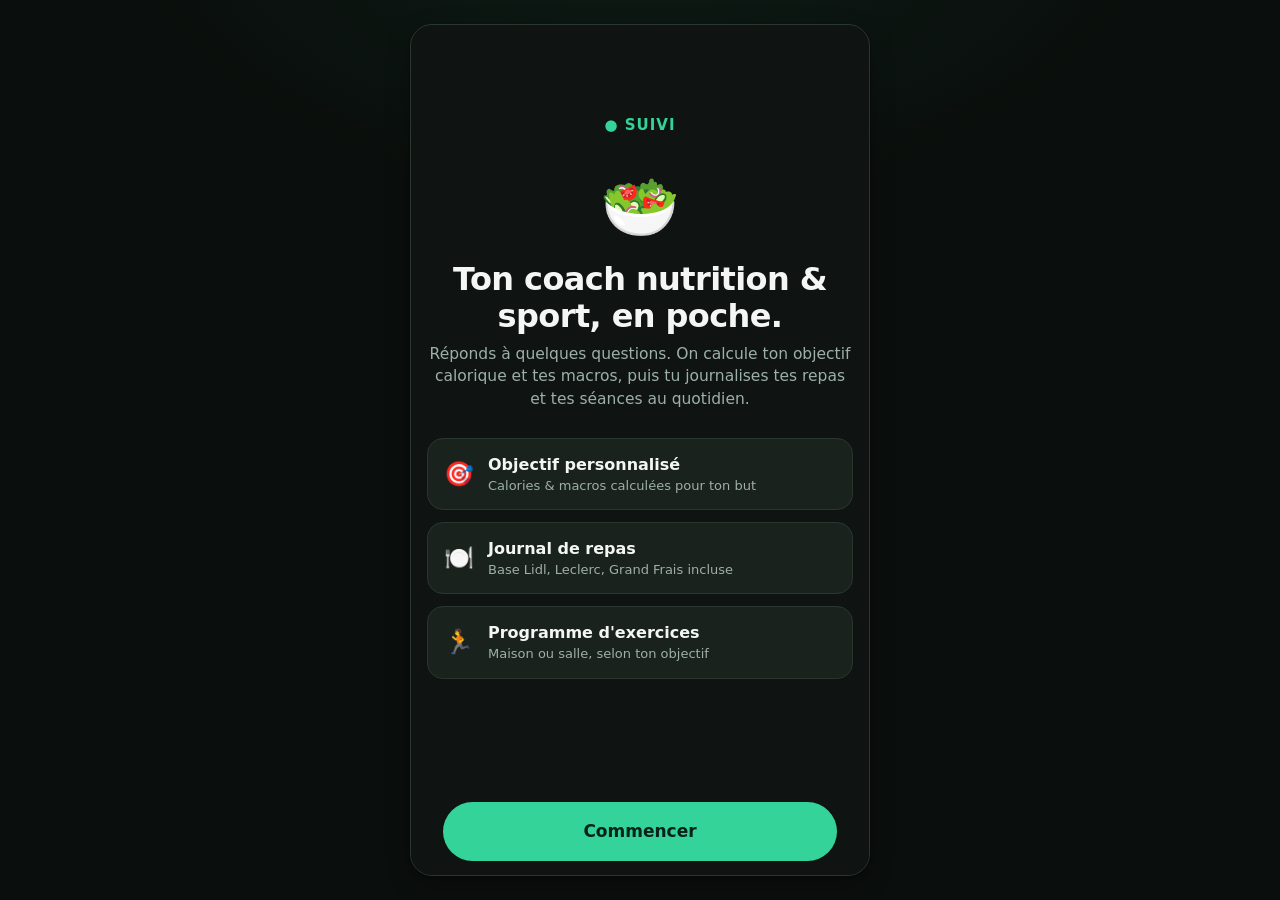
<file: tableau-de-bord.html>
<!doctype html>
<html lang="fr">
<head>
  <meta charset="utf-8">
  <title>Mon suivi du jour</title>
  <meta name="viewport" content="width=device-width, initial-scale=1, viewport-fit=cover, maximum-scale=1">
  <meta name="theme-color" content="#0f1412">
  <link rel="icon" type="image/svg+xml" href="img/favicon.svg">
  <link rel="stylesheet" href="css/suivi.css?v=1">
</head>
<body>

<header class="app-top">
  <div class="wrap">
    <div class="brand">● <b>Suivi</b></div>
    <div class="date-nav">
      <button id="jourPrec" aria-label="Jour précédent">‹</button>
      <span class="lbl" id="dateLbl">Aujourd'hui</span>
      <button id="jourSuiv" aria-label="Jour suivant">›</button>
    </div>
  </div>
</header>

<main class="app">
  <div class="wrap">

    <!-- Anneau calorique + macros -->
    <div class="ring-card">
      <div class="ring-wrap">
        <div class="ring">
          <svg width="136" height="136" viewBox="0 0 136 136">
            <circle class="ring-bg" cx="68" cy="68" r="60" fill="none" stroke-width="13"></circle>
            <circle class="ring-fg" id="ringFg" cx="68" cy="68" r="60" fill="none" stroke-width="13"></circle>
          </svg>
          <div class="ring-center">
            <span class="n" id="ringReste">0</span>
            <span class="u">kcal restantes</span>
          </div>
        </div>
        <div class="ring-side">
          <div class="line"><span class="k"><i style="background:var(--accent)"></i>Objectif</span><span class="v" id="sObjectif">0</span></div>
          <div class="line"><span class="k"><i style="background:var(--glucide)"></i>Consommé</span><span class="v" id="sConso">0</span></div>
          <div class="line"><span class="k"><i style="background:var(--brulee)"></i>Brûlé (sport)</span><span class="v" id="sBrule">0</span></div>
        </div>
      </div>

      <div class="macros-bars">
        <div class="mbar">
          <div class="head"><span class="n">Protéines <b id="mpVal">0 g</b></span><span class="muted" id="mpCible">/ 0 g</span></div>
          <div class="track"><div class="fill" id="mpFill" style="background:var(--proteine)"></div></div>
        </div>
        <div class="mbar">
          <div class="head"><span class="n">Glucides <b id="mgVal">0 g</b></span><span class="muted" id="mgCible">/ 0 g</span></div>
          <div class="track"><div class="fill" id="mgFill" style="background:var(--glucide)"></div></div>
        </div>
        <div class="mbar">
          <div class="head"><span class="n">Lipides <b id="mlVal">0 g</b></span><span class="muted" id="mlCible">/ 0 g</span></div>
          <div class="track"><div class="fill" id="mlFill" style="background:var(--lipide)"></div></div>
        </div>
      </div>
    </div>

    <!-- Repas -->
    <section class="section">
      <div class="section-head">
        <h2>🍽️ Repas</h2>
        <span class="sum" id="repasSum">0 kcal</span>
      </div>
      <div class="entry-list" id="listeRepas"></div>
      <button class="add-btn" data-ouvrir="repas"><span class="plus">＋</span> Ajouter un repas</button>
    </section>

    <!-- Exercices -->
    <section class="section">
      <div class="section-head">
        <h2>🏃 Exercices</h2>
        <span class="sum" id="exoSum">0 kcal</span>
      </div>
      <div class="entry-list" id="listeExo"></div>
      <button class="add-btn" data-ouvrir="exercice"><span class="plus">＋</span> Ajouter une séance</button>
    </section>

  </div>
</main>

<!-- Barre de navigation basse -->
<nav class="tabbar">
  <div class="wrap">
    <a class="tab on" href="tableau-de-bord.html"><span class="ic">🏠</span>Aujourd'hui</a>
    <a class="tab" href="conseils.html"><span class="ic">🛒</span>Courses</a>
    <a class="tab" href="exercices.html"><span class="ic">🏋️</span>Exos</a>
    <a class="tab" href="profil.html"><span class="ic">👤</span>Profil</a>
  </div>
</nav>

<!-- Modale (feuille du bas) -->
<div class="sheet-overlay" id="overlay"></div>
<div class="sheet" id="sheet">
  <div class="grip"></div>

  <!-- Formulaire repas -->
  <form id="formRepas" data-form="repas">
    <h2>Ajouter un repas</h2>
    <p class="sub">Cherche un aliment (Lidl, Leclerc, Grand Frais) ou saisis à la main.</p>
    <div class="meal-type" data-single="type">
      <button type="button" data-val="Petit-déj">Matin</button>
      <button type="button" data-val="Déjeuner">Midi</button>
      <button type="button" data-val="Dîner">Soir</button>
      <button type="button" data-val="Collation">Snack</button>
    </div>
    <div class="form-field">
      <label>🔎 Rechercher un aliment</label>
      <input type="text" id="rSearch" placeholder="poulet, riz, skyr, banane…" autocomplete="off">
    </div>
    <div class="food-results" id="foodResults"></div>
    <div class="form-field">
      <label>Nom de l'aliment</label>
      <input type="text" id="rNom" placeholder="Poulet riz, yaourt…" autocomplete="off">
    </div>
    <div class="form-grid" style="grid-template-columns:1fr 1fr">
      <div class="form-field"><label>Quantité (g)</label><input type="number" id="rQte" inputmode="numeric" placeholder="150"></div>
      <div class="form-field"><label>Calories</label><input type="number" id="rKcal" inputmode="numeric" placeholder="450"></div>
    </div>
    <div class="form-grid">
      <div class="form-field"><label>Protéines (g)</label><input type="number" id="rProt" inputmode="numeric" placeholder="30"></div>
      <div class="form-field"><label>Glucides (g)</label><input type="number" id="rGluc" inputmode="numeric" placeholder="50"></div>
      <div class="form-field"><label>Lipides (g)</label><input type="number" id="rLip" inputmode="numeric" placeholder="12"></div>
    </div>
    <button type="submit" class="btn-primaire" style="margin-top:6px">Ajouter au journal</button>
  </form>

  <!-- Formulaire exercice -->
  <form id="formExo" data-form="exercice" hidden>
    <h2>Ajouter une séance</h2>
    <p class="sub">Les calories brûlées s'ajoutent à ton budget du jour.</p>
    <div class="quick" id="quickExo"></div>
    <div class="form-field">
      <label>Activité</label>
      <input type="text" id="eNom" placeholder="Course, muscu, vélo…" autocomplete="off">
    </div>
    <div class="form-grid" style="grid-template-columns:1fr 1fr">
      <div class="form-field"><label>Durée (min)</label><input type="number" id="eDuree" inputmode="numeric" placeholder="45"></div>
      <div class="form-field"><label>Calories brûlées</label><input type="number" id="eKcal" inputmode="numeric" placeholder="350"></div>
    </div>
    <button type="submit" class="btn-primaire" style="margin-top:6px">Ajouter la séance</button>
  </form>
</div>

<div class="toast" id="toast"></div>

<script src="js/suivi-store.js?v=1"></script>
<script src="js/aliments.js?v=1"></script>
<script src="js/dashboard.js?v=1"></script>
</body>
</html>
</file>
<file: css/suivi.css>
/* =============================================================================
   Suivi — feuille de style de l'application de tracking (onboarding + tableau
   de bord). Indépendante de la vitrine restaurant : palette fraîche, verte,
   lisible, pensée pour un usage quotidien sur mobile.
   ============================================================================= */

:root {
  --fond:        #0f1412;
  --fond-2:      #151c19;
  --surface:     #1a221e;
  --surface-2:   #212b26;
  --bord:        #2a3630;
  --bord-fort:   #3a4a42;

  --texte:       #f3f6f4;
  --texte-doux:  #9db0a8;
  --texte-faible:#64766e;

  --accent:      #34d399;   /* émeraude vive */
  --accent-fonce:#10b981;
  --accent-pale: rgba(52,211,153,.12);

  --proteine:    #60a5fa;   /* bleu */
  --glucide:     #fbbf24;   /* ambre */
  --lipide:      #f472b6;   /* rose */
  --brulee:      #fb923c;   /* orange */
  --danger:      #f87171;

  --r:           16px;
  --r-lg:        22px;
  --r-pill:      999px;
  --ombre:       0 1px 2px rgba(0,0,0,.3), 0 8px 24px rgba(0,0,0,.25);
  --sans: -apple-system, BlinkMacSystemFont, "Segoe UI", Roboto, system-ui, sans-serif;
}

* { box-sizing: border-box; }

html, body { margin: 0; padding: 0; }

body {
  background:
    radial-gradient(1200px 600px at 50% -10%, rgba(52,211,153,.10), transparent 60%),
    var(--fond);
  color: var(--texte);
  font-family: var(--sans);
  font-size: 16px;
  line-height: 1.45;
  -webkit-font-smoothing: antialiased;
  min-height: 100vh;
  min-height: 100dvh;
}

a { color: var(--accent); }
button { font: inherit; cursor: pointer; border: none; background: none; color: inherit; }
input, select { font: inherit; }

.wrap { max-width: 480px; margin: 0 auto; padding: 0 16px; }

/* --- Typo partagée -------------------------------------------------------- */
h1 { font-size: 27px; line-height: 1.15; letter-spacing: -.6px; margin: 0 0 8px; font-weight: 700; }
h2 { font-size: 18px; letter-spacing: -.2px; margin: 0 0 12px; font-weight: 650; }
.muted { color: var(--texte-doux); }
.center { text-align: center; }

/* =============================================================================
   ONBOARDING
   ============================================================================= */

.onb {
  min-height: 100vh; min-height: 100dvh;
  display: flex; flex-direction: column;
}

.onb-top {
  position: sticky; top: 0; z-index: 10;
  padding: 14px 16px 10px;
  background: linear-gradient(var(--fond), rgba(15,20,18,.85));
  backdrop-filter: blur(8px);
}
.onb-top .wrap { display: flex; align-items: center; gap: 12px; }

.btn-retour {
  width: 38px; height: 38px; flex: 0 0 38px;
  border-radius: var(--r-pill);
  display: grid; place-items: center;
  background: var(--surface); border: 1px solid var(--bord);
  color: var(--texte-doux); font-size: 20px; line-height: 1;
  transition: opacity .2s, transform .1s;
}
.btn-retour:active { transform: scale(.94); }
.btn-retour[hidden] { visibility: hidden; }

.progress { flex: 1; height: 6px; border-radius: var(--r-pill); background: var(--surface-2); overflow: hidden; }
.progress > i { display: block; height: 100%; width: 0; border-radius: inherit;
  background: linear-gradient(90deg, var(--accent-fonce), var(--accent));
  transition: width .4s cubic-bezier(.2,.8,.2,1); }
.progress-lbl { flex: 0 0 auto; font-size: 13px; color: var(--texte-faible); font-variant-numeric: tabular-nums; }

.onb-body { flex: 1; display: flex; flex-direction: column; justify-content: center; padding: 20px 0 32px; }

.step { display: none; animation: pop .45s cubic-bezier(.2,.8,.2,1); }
.step.on { display: block; }
@keyframes pop { from { opacity: 0; transform: translateY(14px); } to { opacity: 1; transform: none; } }

.eyebrow { color: var(--accent); font-weight: 650; font-size: 13.5px; letter-spacing: .4px; text-transform: uppercase; margin: 0 0 10px; }
.step .sub { color: var(--texte-doux); font-size: 15.5px; margin: 0 0 22px; }

/* Cartes de choix (objectif, sexe, activité…) */
.choices { display: grid; gap: 12px; }
.choice {
  display: flex; align-items: center; gap: 14px; width: 100%; text-align: left;
  padding: 16px; border-radius: var(--r);
  background: var(--surface); border: 1.5px solid var(--bord);
  transition: border-color .15s, background .15s, transform .08s;
}
.choice:active { transform: scale(.99); }
.choice .ic { font-size: 26px; line-height: 1; width: 30px; text-align: center; }
.choice .txt { flex: 1; }
.choice .t { font-weight: 600; font-size: 16px; }
.choice .d { color: var(--texte-doux); font-size: 13.5px; margin-top: 2px; }
.choice .tick { width: 22px; height: 22px; border-radius: var(--r-pill); border: 2px solid var(--bord-fort); flex: 0 0 22px; display: grid; place-items: center; }
.choice.sel { border-color: var(--accent); background: var(--accent-pale); }
.choice.sel .tick { border-color: var(--accent); background: var(--accent); color: #06231a; }
.choice.sel .tick::after { content: "✓"; font-size: 13px; font-weight: 800; }

/* Entrées numériques */
.field { margin-bottom: 18px; }
.field label { display: block; font-size: 14px; color: var(--texte-doux); margin-bottom: 8px; font-weight: 550; }
.input-row { display: flex; align-items: baseline; gap: 10px;
  background: var(--surface); border: 1.5px solid var(--bord); border-radius: var(--r); padding: 14px 16px; }
.input-row:focus-within { border-color: var(--accent); }
.input-row input { flex: 1; min-width: 0; background: none; border: none; color: var(--texte); font-size: 24px; font-weight: 650; outline: none; }
.input-row .unit { color: var(--texte-faible); font-size: 15px; font-weight: 600; }

/* Segmented (homme/femme, unités) */
.segmented { display: flex; gap: 6px; background: var(--surface-2); padding: 5px; border-radius: var(--r-pill); }
.segmented button { flex: 1; padding: 11px; border-radius: var(--r-pill); color: var(--texte-doux); font-weight: 600; font-size: 15px; transition: .15s; }
.segmented button.sel { background: var(--accent); color: #06231a; }

/* Slider rythme */
.slider-wrap { background: var(--surface); border: 1.5px solid var(--bord); border-radius: var(--r); padding: 18px 16px; }
.slider-val { font-size: 26px; font-weight: 700; text-align: center; margin-bottom: 4px; }
.slider-val small { font-size: 15px; color: var(--texte-doux); font-weight: 500; }
.slider-tag { text-align: center; font-size: 13.5px; color: var(--accent); font-weight: 600; margin-bottom: 14px; min-height: 18px; }
input[type=range] { -webkit-appearance: none; appearance: none; width: 100%; height: 6px; border-radius: 999px; background: var(--surface-2); outline: none; }
input[type=range]::-webkit-slider-thumb { -webkit-appearance: none; width: 26px; height: 26px; border-radius: 50%; background: var(--accent); border: 4px solid var(--fond); box-shadow: 0 2px 8px rgba(0,0,0,.4); cursor: pointer; }
input[type=range]::-moz-range-thumb { width: 22px; height: 22px; border: 4px solid var(--fond); border-radius: 50%; background: var(--accent); cursor: pointer; }
.slider-ends { display: flex; justify-content: space-between; font-size: 12px; color: var(--texte-faible); margin-top: 10px; }

/* Récap final */
.plan-kcal { text-align: center; margin: 8px 0 24px; }
.plan-kcal .big { font-size: 56px; font-weight: 800; letter-spacing: -2px; line-height: 1; background: linear-gradient(135deg, var(--accent), #6ee7b7); -webkit-background-clip: text; background-clip: text; -webkit-text-fill-color: transparent; }
.plan-kcal .lbl { color: var(--texte-doux); font-size: 14px; margin-top: 6px; }
.macro-grid { display: grid; grid-template-columns: repeat(3, 1fr); gap: 10px; margin-bottom: 18px; }
.macro-card { background: var(--surface); border: 1px solid var(--bord); border-radius: var(--r); padding: 14px 10px; text-align: center; }
.macro-card .v { font-size: 22px; font-weight: 700; }
.macro-card .l { font-size: 12.5px; color: var(--texte-doux); margin-top: 2px; }
.macro-card .bar { height: 4px; border-radius: 4px; margin: 8px auto 0; width: 70%; }
.recap-list { list-style: none; padding: 0; margin: 0 0 8px; }
.recap-list li { display: flex; justify-content: space-between; padding: 12px 2px; border-bottom: 1px solid var(--bord); font-size: 15px; }
.recap-list li span:first-child { color: var(--texte-doux); }
.recap-list li span:last-child { font-weight: 600; }

/* Écran de construction du plan */
.build { display: flex; flex-direction: column; align-items: center; justify-content: center; padding: 20px 0; }
.build-ring { position: relative; width: 120px; height: 120px; }
.build-ring svg { display: block; }
.build-ring #buildFg { transition: stroke-dashoffset .12s linear; }
.build-pct { position: absolute; inset: 0; display: grid; place-items: center; font-size: 26px; font-weight: 800; }

/* Bannière date d'objectif (plan) */
.goal-banner { display: flex; align-items: center; gap: 12px; margin: 4px 0 16px;
  background: var(--accent-pale); border: 1px solid rgba(52,211,153,.35); border-radius: var(--r); padding: 14px 16px; }
.goal-banner .ic { font-size: 24px; }
.goal-banner .gt { font-weight: 650; font-size: 15px; }
.goal-banner .gd { font-size: 13px; color: var(--texte-doux); margin-top: 2px; }

/* Barre d'action collante */
.onb-foot { position: sticky; bottom: 0; padding: 14px 16px calc(14px + env(safe-area-inset-bottom)); background: linear-gradient(rgba(15,20,18,0), var(--fond) 32%); }
.btn-primaire {
  display: block; width: 100%; padding: 17px; border-radius: var(--r-pill);
  background: var(--accent); color: #06231a; font-weight: 700; font-size: 17px;
  transition: opacity .15s, transform .08s;
}
.btn-primaire:active { transform: scale(.985); }
.btn-primaire:disabled { opacity: .4; cursor: not-allowed; }
.btn-ghost { display: block; width: 100%; padding: 14px; text-align: center; color: var(--texte-doux); font-weight: 600; font-size: 15px; }

/* Écran d'accueil onboarding */
.hero-onb { text-align: center; padding: 10px 0; }
.hero-onb .logo { font-size: 15px; font-weight: 700; letter-spacing: 1px; color: var(--accent); text-transform: uppercase; }
.hero-onb .mark { font-size: 64px; margin: 24px 0 8px; }
.hero-onb h1 { font-size: 32px; }
.feat { display: grid; gap: 12px; margin: 28px 0 8px; text-align: left; }
.feat .row { display: flex; gap: 14px; align-items: center; background: var(--surface); border: 1px solid var(--bord); border-radius: var(--r); padding: 14px 16px; }
.feat .row .ic { font-size: 24px; }
.feat .row .t { font-weight: 600; }
.feat .row .d { font-size: 13px; color: var(--texte-doux); }

/* =============================================================================
   TABLEAU DE BORD
   ============================================================================= */

.app-top { position: sticky; top: 0; z-index: 20; background: linear-gradient(var(--fond), rgba(15,20,18,.82)); backdrop-filter: blur(8px); border-bottom: 1px solid var(--bord); }
.app-top .wrap { display: flex; align-items: center; justify-content: space-between; padding: 14px 16px; }
.app-top .brand { font-weight: 700; letter-spacing: .5px; }
.app-top .brand b { color: var(--accent); }
.date-nav { display: flex; align-items: center; gap: 6px; }
.date-nav button { width: 34px; height: 34px; border-radius: var(--r-pill); background: var(--surface); border: 1px solid var(--bord); display: grid; place-items: center; color: var(--texte-doux); }
.date-nav .lbl { font-size: 14px; font-weight: 600; min-width: 96px; text-align: center; }

main.app { padding: 18px 0 110px; }

/* Anneau calorique principal */
.ring-card { background: var(--surface); border: 1px solid var(--bord); border-radius: var(--r-lg); padding: 22px; box-shadow: var(--ombre); }
.ring-wrap { display: flex; align-items: center; gap: 22px; }
.ring { position: relative; width: 136px; height: 136px; flex: 0 0 136px; }
.ring svg { transform: rotate(-90deg); display: block; }
.ring .ring-bg { stroke: var(--surface-2); }
.ring .ring-fg { stroke: var(--accent); stroke-linecap: round; transition: stroke-dashoffset .6s cubic-bezier(.2,.8,.2,1); }
.ring .ring-center { position: absolute; inset: 0; display: flex; flex-direction: column; align-items: center; justify-content: center; }
.ring .ring-center .n { font-size: 30px; font-weight: 800; letter-spacing: -1px; line-height: 1; }
.ring .ring-center .u { font-size: 11px; color: var(--texte-doux); margin-top: 3px; }
.ring-side { flex: 1; display: grid; gap: 12px; }
.ring-side .line { display: flex; justify-content: space-between; align-items: center; font-size: 14px; }
.ring-side .line .k { color: var(--texte-doux); display: flex; align-items: center; gap: 7px; }
.ring-side .line .k i { width: 9px; height: 9px; border-radius: 3px; display: inline-block; }
.ring-side .line .v { font-weight: 650; font-variant-numeric: tabular-nums; }

/* Macros barres */
.macros-bars { margin-top: 18px; display: grid; gap: 14px; }
.mbar .head { display: flex; justify-content: space-between; font-size: 13.5px; margin-bottom: 6px; }
.mbar .head .n { color: var(--texte-doux); }
.mbar .head .n b { color: var(--texte); font-weight: 600; }
.mbar .track { height: 8px; border-radius: 999px; background: var(--surface-2); overflow: hidden; }
.mbar .fill { height: 100%; border-radius: 999px; transition: width .5s ease; }

/* Sections repas / exercices */
.section { margin-top: 22px; }
.section-head { display: flex; align-items: center; justify-content: space-between; margin-bottom: 10px; }
.section-head h2 { margin: 0; }
.section-head .sum { font-size: 13.5px; color: var(--texte-doux); font-variant-numeric: tabular-nums; }

.entry-list { display: grid; gap: 8px; }
.entry {
  display: flex; align-items: center; gap: 12px; padding: 13px 14px;
  background: var(--surface); border: 1px solid var(--bord); border-radius: var(--r);
}
.entry .ic { font-size: 20px; width: 26px; text-align: center; }
.entry .main { flex: 1; min-width: 0; }
.entry .main .n { font-weight: 600; font-size: 15px; white-space: nowrap; overflow: hidden; text-overflow: ellipsis; }
.entry .main .m { font-size: 12.5px; color: var(--texte-doux); margin-top: 1px; }
.entry .kcal { font-weight: 700; font-variant-numeric: tabular-nums; white-space: nowrap; }
.entry .kcal.burn { color: var(--brulee); }
.entry .del { color: var(--texte-faible); font-size: 18px; padding: 4px 2px 4px 8px; }
.entry .del:active { color: var(--danger); }

.empty { text-align: center; color: var(--texte-faible); font-size: 14px; padding: 20px; background: var(--surface); border: 1px dashed var(--bord); border-radius: var(--r); }

/* Cartes de séances (page Exos) */
.seance { margin-bottom: 14px; }
.seance-head { display: flex; align-items: flex-start; justify-content: space-between; gap: 12px; margin-bottom: 12px; }
.seance-t { font-weight: 650; font-size: 16.5px; }
.seance-tag { font-size: 12.5px; color: var(--accent); font-weight: 600; margin-top: 2px; }
.seance-kcal { text-align: right; font-weight: 700; font-size: 15px; color: var(--brulee); white-space: nowrap; }
.seance-kcal small { display: block; font-weight: 500; font-size: 11.5px; color: var(--texte-faible); }
.seance-exos { list-style: none; padding: 0; margin: 0 0 14px; }
.seance-exos li { font-size: 14px; color: var(--texte-doux); padding: 5px 0; border-bottom: 1px solid var(--bord); }
.seance-exos li:last-child { border-bottom: none; }
.seance .log-btn { padding: 13px; font-size: 15px; }
/* Le sélecteur de lieu peut dépasser sur petit écran : on autorise le retour. */
.meal-type button { white-space: nowrap; }

.add-btn { display: flex; align-items: center; gap: 8px; color: var(--accent); font-weight: 600; font-size: 14.5px; padding: 6px 2px; }
.add-btn .plus { width: 22px; height: 22px; border-radius: 999px; background: var(--accent-pale); display: grid; place-items: center; font-size: 16px; }

/* Barre de navigation basse */
.tabbar { position: fixed; left: 0; right: 0; bottom: 0; z-index: 30;
  background: rgba(21,28,25,.92); backdrop-filter: blur(12px); border-top: 1px solid var(--bord);
  padding-bottom: env(safe-area-inset-bottom); }
.tabbar .wrap { display: flex; justify-content: space-around; padding: 8px 16px; }
.tab { display: flex; flex-direction: column; align-items: center; gap: 3px; color: var(--texte-faible); font-size: 11px; padding: 4px 14px; }
.tab.on { color: var(--accent); }
.tab .ic { font-size: 21px; }
.tab-fab { margin-top: -28px; }
.tab-fab .ic { width: 52px; height: 52px; border-radius: 999px; background: var(--accent); color: #06231a; display: grid; place-items: center; font-size: 28px; box-shadow: 0 6px 18px rgba(16,185,129,.4); }

/* =============================================================================
   MODALE (ajout repas / exercice)
   ============================================================================= */
.sheet-overlay { position: fixed; inset: 0; z-index: 40; background: rgba(0,0,0,.55); opacity: 0; pointer-events: none; transition: opacity .25s; }
.sheet-overlay.on { opacity: 1; pointer-events: auto; }
.sheet {
  position: fixed; left: 0; right: 0; bottom: 0; z-index: 50;
  background: var(--fond-2); border-radius: 24px 24px 0 0; border-top: 1px solid var(--bord);
  padding: 8px 16px calc(20px + env(safe-area-inset-bottom));
  transform: translateY(100%); transition: transform .3s cubic-bezier(.2,.8,.2,1);
  max-height: 92vh; overflow-y: auto; max-width: 480px; margin: 0 auto;
}
.sheet.on { transform: none; }
.sheet .grip { width: 40px; height: 4px; border-radius: 999px; background: var(--bord-fort); margin: 6px auto 14px; }
.sheet h2 { margin-bottom: 4px; }
.sheet .sub { color: var(--texte-doux); font-size: 14px; margin: 0 0 16px; }

/* Résultats de recherche d'aliments */
.food-results { display: grid; gap: 6px; margin: -4px 0 16px; max-height: 240px; overflow-y: auto; }
.food-results:empty { margin: 0; }
.food-res { display: flex; align-items: center; gap: 10px; text-align: left; width: 100%;
  padding: 10px 12px; background: var(--surface); border: 1px solid var(--bord); border-radius: var(--r); }
.food-res:active { border-color: var(--accent); }
.food-res .fr-main { flex: 1; min-width: 0; }
.food-res .fr-n { font-weight: 600; font-size: 14.5px; }
.food-res .fr-m { font-size: 11.5px; color: var(--texte-doux); margin-top: 1px; white-space: nowrap; overflow: hidden; text-overflow: ellipsis; }
.food-res .fr-price { text-align: right; font-weight: 700; font-size: 13px; color: var(--accent); white-space: nowrap; }
.food-res .fr-price small { display: block; font-weight: 500; font-size: 10.5px; color: var(--texte-faible); }

.quick { display: flex; gap: 8px; flex-wrap: wrap; margin-bottom: 18px; }
.quick button { padding: 9px 13px; border-radius: var(--r-pill); background: var(--surface); border: 1px solid var(--bord); font-size: 13.5px; color: var(--texte-doux); font-weight: 550; }
.quick button:active { border-color: var(--accent); color: var(--accent); }

.form-field { margin-bottom: 14px; }
.form-field label { display: block; font-size: 13px; color: var(--texte-doux); margin-bottom: 6px; font-weight: 550; }
.form-field input, .form-field select { width: 100%; background: var(--surface); border: 1.5px solid var(--bord); border-radius: var(--r); padding: 13px 14px; color: var(--texte); font-size: 16px; outline: none; }
.form-field input:focus, .form-field select:focus { border-color: var(--accent); }
.form-grid { display: grid; grid-template-columns: repeat(3, 1fr); gap: 10px; }
.meal-type { display: flex; gap: 6px; background: var(--surface-2); padding: 5px; border-radius: var(--r-pill); margin-bottom: 16px; }
.meal-type button { flex: 1; padding: 9px 4px; border-radius: var(--r-pill); color: var(--texte-doux); font-weight: 600; font-size: 13px; }
.meal-type button.sel { background: var(--accent); color: #06231a; }

.toast { position: fixed; left: 50%; bottom: 96px; transform: translateX(-50%) translateY(20px); z-index: 60;
  background: var(--accent); color: #06231a; font-weight: 650; font-size: 14px; padding: 11px 18px; border-radius: var(--r-pill);
  box-shadow: 0 8px 24px rgba(0,0,0,.4); opacity: 0; pointer-events: none; transition: .3s; }
.toast.on { opacity: 1; transform: translateX(-50%) translateY(0); }

/* =============================================================================
   BUREAU — sur grand écran, l'app reste une colonne « mobile » mais on la
   présente comme une fenêtre d'application centrée, encadrée, plutôt qu'un
   ruban étroit flottant dans le vide. Les barres fixes (en-tête, onglets,
   feuille) sont alignées sur cette colonne.
   ============================================================================= */
@media (min-width: 560px) {
  :root { --col: 460px; }

  body {
    background:
      radial-gradient(900px 500px at 50% -10%, rgba(52,211,153,.07), transparent 60%),
      #0a0e0c;
    padding: 24px 0;
  }

  /* Toutes les gouttières internes passent à 100 % de la colonne encadrée. */
  .wrap { max-width: 100%; }

  /* Onboarding : la colonne entière devient le cadre. */
  .onb {
    max-width: var(--col); margin: 0 auto; min-height: calc(100vh - 48px);
    background: var(--fond); border: 1px solid var(--bord);
    border-radius: var(--r-lg); overflow: hidden; box-shadow: var(--ombre);
  }

  /* Tableau de bord : en-tête + contenu + onglets forment un cadre continu.
     La barre d'onglets n'est PLUS fixée au bas de l'écran (où une fenêtre de
     laptop courte la coupait) : elle vit dans le flux, en bas de la colonne. */
  .app-top {
    max-width: var(--col); margin: 0 auto; position: static;
    border: 1px solid var(--bord); border-bottom: none;
    border-radius: var(--r-lg) var(--r-lg) 0 0;
  }
  main.app {
    max-width: var(--col); margin: 0 auto; min-height: 0; padding: 18px 0 18px;
    background: var(--fond);
    border-left: 1px solid var(--bord); border-right: 1px solid var(--bord);
  }
  .tabbar {
    position: static; max-width: var(--col); margin: 0 auto;
    left: auto; right: auto; width: auto; transform: none;
    border: 1px solid var(--bord);
    border-radius: 0 0 var(--r-lg) var(--r-lg);
  }
  .tabbar .tab-fab { margin-top: 0; }  /* pas de bouton flottant sur bureau */

  /* Feuille d'ajout et toast restent calés sur la largeur de la colonne. */
  .sheet { max-width: var(--col); }
  .toast { bottom: 28px; }
}
</file>
<file: css/style.css>
/* =============================================================================
   QResto — feuille de style

   Trois principes, dictés par l'usage :

   1. Clair et chaud. Le client consulte son téléphone dans une salle éclairée,
      souvent en plein jour. Un thème sombre gris-bleu est un thème de
      développeur : il lit mal en extérieur et n'ouvre pas l'appétit.
   2. Le prix se lit avant tout le reste. C'est l'information que le client
      cherche en premier.
   3. Le poste caisse doit se lire à un mètre, en biais, dans le coup de feu.
      Contrastes forts, statuts identifiables par la couleur ET par le texte.
   ============================================================================= */

:root {
  --fond:        #faf7f3;
  --surface:     #ffffff;
  --surface-2:   #f4efe9;
  --bord:        #e7ded3;
  --bord-fort:   #d6c9ba;

  --texte:       #1c1917;
  --texte-doux:  #6f665e;

  --accent:      #d94f18;   /* vermillon : chaud, appétissant, lisible */
  --accent-fonce:#b03d10;
  --accent-pale: #fdefe8;

  --vert:        #15803d;
  --vert-pale:   #e8f5ec;
  --bleu:        #1d4ed8;
  --bleu-pale:   #e8eefc;
  --rouge:       #b91c1c;
  --rouge-pale:  #fdeaea;

  --r:           14px;
  --r-lg:        18px;
  --ombre:       0 1px 2px rgba(28,25,23,.06), 0 4px 12px rgba(28,25,23,.05);
  --ombre-fort:  0 2px 6px rgba(28,25,23,.10), 0 12px 28px rgba(28,25,23,.10);
}

* { box-sizing: border-box; }

body {
  margin: 0;
  background: var(--fond);
  color: var(--texte);
  font-family: -apple-system, BlinkMacSystemFont, "Segoe UI", Roboto, system-ui, sans-serif;
  font-size: 16px;
  line-height: 1.45;
  -webkit-font-smoothing: antialiased;
  text-rendering: optimizeLegibility;
}

a { color: var(--accent); text-decoration-thickness: 1px; text-underline-offset: 2px; }
button { font: inherit; cursor: pointer; }
h1 { font-size: 25px; line-height: 1.2; letter-spacing: -.5px; margin: 18px 0 4px; }
h2 { font-size: 17px; letter-spacing: -.2px; margin: 26px 0 10px; }
.sub { color: var(--texte-doux); font-size: 14.5px; margin: 0 0 16px; }

/* ---------------------------------------------------------------- barre haut */
.topbar {
  position: sticky; top: 0; z-index: 30;
  display: flex; align-items: center; gap: 10px;
  padding: 11px 16px;
  background: rgba(255, 255, 255, .88);
  backdrop-filter: saturate(1.6) blur(12px);
  border-bottom: 1px solid var(--bord);
}
.brand { font-weight: 800; font-size: 18px; letter-spacing: -.4px; }
.brand span { color: var(--accent); }
.spacer { flex: 1; }

.badge {
  display: inline-flex; align-items: center; gap: 6px;
  padding: 5px 11px; border-radius: 999px;
  background: var(--accent-pale); color: var(--accent-fonce);
  font-size: 13px; font-weight: 700; white-space: nowrap;
}

.langs { display: flex; gap: 3px; background: var(--surface-2); padding: 3px; border-radius: 10px; }
.langs button {
  padding: 4px 9px; border-radius: 7px; border: none;
  background: transparent; color: var(--texte-doux);
  font-size: 13px; font-weight: 700;
}
.langs button.on { background: var(--surface); color: var(--texte); box-shadow: var(--ombre); }

/* -------------------------------------------------------------------- trame */
.wrap { max-width: 1080px; margin: 0 auto; padding: 4px 16px 130px; }
.wrap.narrow { max-width: 620px; }

.grid { display: grid; gap: 10px; }
.grid.cols { grid-template-columns: repeat(auto-fill, minmax(250px, 1fr)); }

.card {
  background: var(--surface);
  border: 1px solid var(--bord);
  border-radius: var(--r-lg);
  padding: 15px;
  box-shadow: var(--ombre);
}

.empty {
  text-align: center; color: var(--texte-doux);
  padding: 54px 20px; font-size: 15px;
}

/* --------------------------------------------------------------- catégories */
/* La carte de Black & Silver compte treize catégories : la barre déborde de
   900 px. Le dégradé de droite signale qu'il y a autre chose plus loin, et
   l'accroche magnétique évite de s'arrêter au milieu d'un onglet. */
.catsWrap { position: sticky; top: 53px; z-index: 20; background: var(--fond); }
.catsWrap::after {
  content: ''; position: absolute; top: 0; right: 0; bottom: 10px; width: 36px;
  background: linear-gradient(90deg, transparent, var(--fond) 70%);
  pointer-events: none;
}
[dir="rtl"] .catsWrap::after { right: auto; left: 0; transform: scaleX(-1); }

.cats {
  display: flex; gap: 7px; overflow-x: auto;
  padding: 10px 0; scrollbar-width: none;
  scroll-snap-type: x proximity;
}
.cats::-webkit-scrollbar { display: none; }
.cats button {
  flex: 0 0 auto; scroll-snap-align: start;
  padding: 8px 14px; border-radius: 999px;
  border: 1px solid var(--bord); background: var(--surface);
  color: var(--texte); font-size: 14px; font-weight: 600; white-space: nowrap;
}
.cats button .cpt { color: var(--texte-doux); font-weight: 600; margin-inline-start: 5px; }
.cats button.on {
  background: var(--texte); border-color: var(--texte); color: #fff;
}
.cats button.on .cpt { color: rgba(255,255,255,.65); }

/* -------------------------------------------------------------------- plats */
.dish { padding: 13px 15px; }
.dish .entete { display: flex; gap: 12px; align-items: flex-start; }
.dish .info { flex: 1; min-width: 0; }
.dish .pic {
  width: 48px; height: 48px; flex: 0 0 48px;
  display: grid; place-items: center; font-size: 24px;
  border-radius: 12px; object-fit: cover;
  background: var(--surface-2);
  border: 1px solid var(--bord);
}
.dish .name { font-weight: 700; font-size: 16px; letter-spacing: -.2px; }
.dish .desc {
  color: var(--texte-doux); font-size: 13.5px; line-height: 1.4; margin-top: 2px;
}
.dish.epuise { opacity: .55; }
[dir="rtl"] .dish { text-align: right; }
[dir="rtl"] .dish .entete { flex-direction: row-reverse; }

/* Une ligne par taille. Le prix est la colonne qui saute aux yeux. */
.variantes { display: grid; gap: 4px; margin-top: 10px; }
.vrow {
  display: flex; align-items: center; gap: 10px;
  padding: 5px 0 5px 60px;
}
[dir="rtl"] .vrow { padding: 5px 60px 5px 0; }
.vrow .vlbl { flex: 0 0 84px; color: var(--texte-doux); font-size: 13.5px; }
.vrow .vprix {
  flex: 1; color: var(--texte); font-weight: 800; font-size: 16px;
  font-variant-numeric: tabular-nums;
}

.qty { display: flex; align-items: center; gap: 7px; }
.qty button {
  width: 32px; height: 32px; border-radius: 10px;
  border: 1px solid var(--bord-fort); background: var(--surface); color: var(--texte);
  font-size: 17px; line-height: 1; font-weight: 700;
  display: grid; place-items: center;
}
.qty button.plus {
  background: var(--accent); border-color: var(--accent); color: #fff;
}
.qty button.plus:disabled { background: var(--surface-2); border-color: var(--bord); color: var(--texte-doux); }
.qty .n { min-width: 18px; text-align: center; font-weight: 800; font-variant-numeric: tabular-nums; }

/* ------------------------------------------------------------------ boutons */
.btn {
  padding: 12px 18px; border-radius: 12px; border: 1px solid transparent;
  background: var(--accent); color: #fff; font-weight: 700; font-size: 15px;
  box-shadow: var(--ombre);
}
.btn:hover { background: var(--accent-fonce); }
.btn:disabled { opacity: .5; cursor: not-allowed; }
.btn.ghost {
  background: var(--surface); color: var(--texte); border-color: var(--bord-fort);
}
.btn.ghost:hover { background: var(--surface-2); }
.btn.wide { width: 100%; }
.btn.sm { padding: 7px 12px; font-size: 13.5px; border-radius: 9px; }
.btn.green { background: var(--vert); }
.btn.blue  { background: var(--bleu); }

input, textarea, select {
  width: 100%; padding: 11px 13px; border-radius: 11px;
  border: 1px solid var(--bord-fort); background: var(--surface); color: var(--texte);
  font: inherit; resize: vertical;
}
input:focus, textarea:focus {
  outline: 2px solid var(--accent); outline-offset: 1px; border-color: transparent;
}

/* ------------------------------------------------------------------- panier */
.cartbar {
  position: fixed; left: 0; right: 0; bottom: 0; z-index: 40;
  padding: 11px 16px calc(11px + env(safe-area-inset-bottom));
  background: rgba(255,255,255,.94);
  backdrop-filter: saturate(1.6) blur(12px);
  border-top: 1px solid var(--bord);
}
.cartbar .inner { max-width: 620px; margin: 0 auto; display: flex; gap: 12px; align-items: center; }
.cartbar .cnt { font-size: 12.5px; color: var(--texte-doux); }
.cartbar .tot { font-weight: 800; font-size: 19px; font-variant-numeric: tabular-nums; }

/* --------------------------------------------------- suppléments (D5-bis) */
.suppzone { margin-top: 12px; border-top: 1px solid var(--bord); padding-top: 11px; }
.suppchips { display: flex; flex-wrap: wrap; gap: 6px; }
.chipbtn {
  padding: 6px 11px; border-radius: 999px;
  border: 1px solid var(--bord-fort); background: var(--surface); color: var(--texte);
  font-size: 13px;
}
.chipbtn:hover { background: var(--accent-pale); border-color: var(--accent); }
.chipbtn b { color: var(--accent-fonce); margin-inline-start: 4px; }
.lienSupp {
  border: none; background: none; color: var(--texte-doux);
  cursor: pointer; font-size: 13px; padding: 0 4px;
}
.lienSupp:hover { color: var(--rouge); }

/* ------------------------------------------------------------------ statuts */
.chip {
  display: inline-block; padding: 3px 9px; border-radius: 999px;
  font-size: 12px; font-weight: 700; white-space: nowrap;
}
.chip.nouvelle { background: var(--accent-pale); color: var(--accent-fonce); }
.chip.cuisine  { background: var(--bleu-pale);   color: var(--bleu); }
.chip.prete    { background: var(--vert-pale);   color: var(--vert); }
.chip.servie   { background: var(--surface-2);   color: var(--texte-doux); }
.chip.annulee  { background: var(--rouge-pale);  color: var(--rouge); }
.chip.payee    { background: var(--surface-2);   color: var(--texte-doux); }

/* ------------------------------------------------------------------ alerte */
.alerte {
  display: none; padding: 11px 16px;
  background: var(--rouge-pale); color: var(--rouge);
  font-size: 14px; font-weight: 600; text-align: center;
  border-bottom: 1px solid #f3cccc;
}

/* ---------------------------------------------------------------- connexion */
.login { max-width: 380px; margin: 60px auto; }
.login input { margin-bottom: 10px; }

/* ------------------------------------------------------------------- caisse */
.orders { display: grid; gap: 12px; grid-template-columns: repeat(auto-fill, minmax(330px, 1fr)); }

.tablecard { border-left: 4px solid var(--accent); }
[dir="rtl"] .tablecard { border-left: none; border-right: 4px solid var(--accent); }
.tablecard .thead {
  display: flex; align-items: baseline; gap: 10px; flex-wrap: wrap;
  padding-bottom: 10px; margin-bottom: 10px; border-bottom: 1px solid var(--bord);
}
.tablecard .tnum { font-size: 21px; font-weight: 800; letter-spacing: -.5px; }
.tablecard .tmeta { color: var(--texte-doux); font-size: 13px; }
.tablecard .ttot { font-weight: 800; font-size: 17px; font-variant-numeric: tabular-nums; }

.cmd { border-top: 1px solid var(--bord); padding-top: 11px; margin-top: 11px; }
.cmd:first-of-type { border-top: none; padding-top: 0; margin-top: 0; }
.cmd .chead { display: flex; align-items: baseline; gap: 8px; flex-wrap: wrap; margin-bottom: 6px; }
.cmd .conv { font-weight: 700; }
.cmd .num { color: var(--texte-doux); font-size: 12.5px; }

.cmd ul, .order ul { list-style: none; margin: 0 0 10px; padding: 0; }
.cmd li, .order li {
  display: flex; justify-content: space-between; gap: 12px;
  padding: 3px 0; font-size: 14px; font-variant-numeric: tabular-nums;
}
.cmd li.supp { color: var(--texte-doux); font-size: 13px; padding-inline-start: 14px; }

.note {
  background: var(--surface-2); border-radius: 10px; padding: 7px 10px;
  font-size: 13px; color: var(--texte-doux); margin-bottom: 10px;
}
.actions, .cmd .actions { display: flex; gap: 7px; flex-wrap: wrap; }

/* Interrupteurs des commandes à distance, dans la barre de la caisse. */
.switch {
  display: inline-flex; align-items: center; gap: 6px;
  padding: 5px 10px; border-radius: 999px;
  border: 1px solid var(--bord); background: var(--surface);
  font-size: 13px; font-weight: 600; white-space: nowrap; cursor: pointer;
}
.switch input { width: auto; padding: 0; margin: 0; accent-color: var(--accent); }
.switch:has(input:checked) {
  background: var(--vert-pale); border-color: var(--vert); color: var(--vert);
}

/* ------------------------------------------------------------ statistiques */
.stats { display: grid; gap: 10px; grid-template-columns: repeat(auto-fit, minmax(155px, 1fr)); }
.stat .v { font-size: 26px; font-weight: 800; letter-spacing: -1px; font-variant-numeric: tabular-nums; }
.stat .k { color: var(--texte-doux); font-size: 13px; margin-top: 2px; }

.bar { display: flex; align-items: center; gap: 10px; margin: 7px 0; font-size: 14px; }
.bar .lbl { flex: 0 0 165px; }
.bar .track { flex: 1; height: 9px; border-radius: 999px; background: var(--surface-2); overflow: hidden; }
.bar .fill { display: block; height: 100%; border-radius: 999px; background: var(--accent); min-width: 3px; }
.bar .n { flex: 0 0 70px; color: var(--texte-doux); font-size: 13px; font-variant-numeric: tabular-nums; }

/* =============================================================================
   VITRINE PUBLIQUE — identité haut de gamme

   Team Restaurant sert des entrecôtes à 2 400 DA sur ardoise, dans un décor de
   marbre et de feu de bois. Le dégradé orange fast-food ne lui ressemblait pas.
   Cette identité prolonge celle de leur propre carte imprimée : fond ivoire,
   titres en serif de caractère, or chaud plutôt que vermillon, photos réelles.

   Tout est scopé sous `.vitrine` : les écrans caisse, client-QR et gérant
   gardent leur palette d'exploitation, inchangée.
   ============================================================================= */
.vitrine {
  --v-nuit:    #14110d;   /* noir chaud, presque brun */
  --v-fond:    #f6f1e7;   /* ivoire crème */
  --v-surface: #fffdf8;
  --v-encre:   #1c1813;   /* charbon */
  --v-doux:    #8a7d6c;   /* taupe */
  --v-or:      #b8912f;   /* or laiton */
  --v-or-clair:#cdaa54;
  --v-bord:    #e5dbc9;
  --serif: 'Cormorant Garamond', Georgia, serif;
  --sans:  'Jost', -apple-system, system-ui, sans-serif;
  background: var(--v-fond);
  color: var(--v-encre);
  font-family: var(--sans);
  font-weight: 300;
}
.vitrine .wrap { background: var(--v-fond); }

/* =============================================================================
   HERO PLEIN ÉCRAN — immersion d'abord.
   Une grande photo, le nom en très grande serif, un fin filet d'or, un slogan.
   Rien d'autre au-dessus de la ligne de flottaison : on entre dans un lieu,
   pas dans un menu.
   ============================================================================= */
.vitrine .vhero {
  position: relative; min-height: 92vh;
  display: flex; flex-direction: column; align-items: center; justify-content: center;
  text-align: center; color: #fff; padding: 40px 20px;
  overflow: hidden;
  background-color: var(--v-nuit);
  background-size: cover; background-position: center; background-repeat: no-repeat;
  /* La photo est posée en JS (url relative résolue depuis la page, pas le CSS). */
}
/* Voile dégradé par-dessus la photo, pour la lisibilité du texte blanc. */
.vitrine .vhero::before {
  content: ''; position: absolute; inset: 0; z-index: 0;
  background: linear-gradient(180deg,
    rgba(10,8,6,.34) 0%, rgba(10,8,6,.30) 42%, rgba(10,8,6,.86) 100%);
}
.vitrine .vhero > * { position: relative; z-index: 1; }
/* Petit label supérieur en capitales très espacées : signe de raffinement. */
.vitrine .vhero .kicker {
  font-family: var(--sans); font-weight: 400; font-size: 12px;
  letter-spacing: 5px; text-transform: uppercase; opacity: .85;
  margin-bottom: 20px;
}
.vitrine .vhero h1 {
  font-family: var(--serif); font-weight: 500;
  /* Fluide en vw : garantit que le titre rentre à toute largeur, indépendamment
     des breakpoints (dont Chrome headless en mode --window-size ne tient pas
     toujours compte). ~34 px sur 375, ~40 px sur 500, plafonné à 62 px. */
  font-size: clamp(34px, 8vw, 62px); line-height: 1;
  margin: 0; letter-spacing: 0; text-shadow: 0 2px 30px rgba(0,0,0,.45);
  max-width: 100%;
}
/* Le filet d'or, encadré de deux traits fins : la signature visuelle. */
.vitrine .vfiletor {
  display: flex; align-items: center; gap: 14px; margin: 22px 0 4px; color: var(--v-or-clair);
}
.vitrine .vfiletor::before, .vitrine .vfiletor::after {
  content: ''; width: 46px; height: 1px; background: currentColor; opacity: .7;
}
.vitrine .vfiletor span { font-size: 15px; }
.vitrine .vslogan {
  font-family: var(--serif); font-style: italic; font-weight: 400;
  margin: 8px auto 26px; max-width: 24ch; font-size: 21px; line-height: 1.4; opacity: .95;
}
.vitrine .vinfo {
  font-family: var(--sans); font-weight: 300; margin: 0 0 26px;
  font-size: 13.5px; letter-spacing: .3px; opacity: .9; line-height: 2;
}
.vitrine { overflow-x: hidden; }
/* `width: 100%` + `min-width: 0` : sans ça, dans un parent flex-column comme
   le hero, ce container gonfle à sa largeur intrinsèque (somme des boutons)
   et flex-wrap ne peut plus s'appliquer. */
.vitrine .vliens {
  display: flex; gap: 10px; justify-content: center; flex-wrap: wrap;
  width: 100%; min-width: 0;
}
/* Sur mobile portrait, empile les liens verticalement : plus lisible et plus
   tactile qu'un rang à 3 boutons compressés. Le seuil 760 est volontairement
   large : Chrome sans émulation mobile utilise un viewport de layout plus grand
   que la fenêtre, un seuil trop bas rate le rendu qu'on vise. */
@media (max-width: 760px) {
  .vitrine .vhero .vliens { flex-direction: column; align-items: stretch; max-width: 260px; margin: 0 auto; }
  .vitrine .vhero .vliens .btn { text-align: center; }
}
.vitrine .vhero .vliens .btn {
  background: rgba(255,255,255,.96); color: var(--v-encre);
  border: none; text-decoration: none; font-weight: 500; letter-spacing: .5px;
  font-family: var(--sans); padding: 12px 18px; border-radius: 2px;
  font-size: 13.5px; white-space: nowrap;
}
@media (min-width: 520px) { .vitrine .vhero .vliens .btn { padding: 13px 22px; font-size: 14.5px; } }
.vitrine .vhero .vliens .btn.ghost {
  background: transparent; color: #fff; border: 1px solid rgba(255,255,255,.6);
}
/* Invitation à défiler, en bas du hero. */
.vitrine .vscroll {
  position: absolute; bottom: 20px; left: 0; right: 0; text-align: center;
  color: rgba(255,255,255,.7); font-size: 22px; animation: vbob 2.2s ease-in-out infinite;
}
@keyframes vbob { 0%,100% { transform: translateY(0); } 50% { transform: translateY(7px); } }

/* --- Encart commande : carte flottante, filet d'or, appel à l'action --- */
.vitrine .vqr {
  max-width: 640px; margin: -46px auto 44px; padding: 26px 24px;
  position: relative; z-index: 2;
  background: var(--v-surface); border: 1px solid var(--v-bord);
  border-radius: 3px; box-shadow: 0 18px 50px rgba(28,24,19,.16); text-align: center;
}
.vitrine .vqr::before {
  content: ''; position: absolute; inset: 6px; border: 1px solid var(--v-bord);
  border-radius: 2px; pointer-events: none;
}
.vitrine .vqr strong {
  display: block; margin-bottom: 8px; font-size: 26px; font-weight: 500;
  font-family: var(--serif); color: var(--v-encre);
}
.vitrine .vqr p {
  margin: 0; color: var(--v-doux); font-size: 14px; line-height: 1.6; letter-spacing: .2px;
}
.vitrine .vqr .vliens { margin-top: 16px; }
.vitrine .vqr .btn {
  background: var(--v-nuit); border: none; color: #fff; letter-spacing: 1px;
  font-family: var(--sans); font-weight: 400; text-transform: uppercase; font-size: 13px;
  padding: 13px 24px; border-radius: 2px;
}
.vitrine .vqr .btn:hover { background: var(--v-or); }

/* =============================================================================
   LA CARTE — présentée comme une vraie carte de restaurant.
   Titres de section en grande serif centrée, encadrés de filets d'or.
   Photos larges en tête des sections illustrées. Apparition au défilement.
   ============================================================================= */
.vitrine .vcat { margin-bottom: 52px; }
.vitrine .vcat-photo {
  width: 100%; height: 210px; object-fit: cover;
  border-radius: 3px; margin-bottom: 8px; display: block;
  box-shadow: 0 14px 34px rgba(28,24,19,.18);
}
.vitrine .vcat h2 {
  font-family: var(--serif); font-weight: 500; font-size: 34px;
  color: var(--v-encre); text-align: center; letter-spacing: .5px;
  margin: 30px 0 26px; position: relative;
  display: flex; align-items: center; justify-content: center; gap: 18px;
}
.vitrine .vcat h2::before, .vitrine .vcat h2::after {
  content: ''; height: 1px; width: 40px; background: var(--v-or); opacity: .8;
}

/* --- Un plat : nom en serif, points de conduite, prix en or --- */
.vitrine .vplat { padding: 14px 0; }
.vitrine .vplat + .vplat { border-top: 1px solid rgba(229,219,201,.7); }
.vitrine .vplat.epuise { opacity: .4; }
.vitrine .vplat-tete {
  display: flex; align-items: baseline; gap: 10px;
}
.vitrine .vnom {
  font-family: var(--serif); font-weight: 600; font-size: 20px;
  color: var(--v-encre); letter-spacing: .2px;
}
/* Ligne de points entre le nom et le prix — signature des cartes classiques. */
.vitrine .vplat-tete .lead {
  flex: 1; border-bottom: 1px dotted var(--v-bord); transform: translateY(-4px);
  margin: 0 4px;
}
.vitrine .vdesc {
  color: var(--v-doux); font-size: 13.5px; line-height: 1.5; margin-top: 4px;
  font-family: var(--sans); font-weight: 300; letter-spacing: .2px; max-width: 46ch;
}
.vitrine .vprix { display: flex; gap: 18px; flex-wrap: wrap; white-space: nowrap; }
.vitrine .vprix .p {
  font-family: var(--serif); font-weight: 600; font-variant-numeric: tabular-nums;
  color: var(--v-or); font-size: 19px;
}
.vitrine .vprix .p i {
  font-family: var(--sans); font-style: normal; font-weight: 300;
  color: var(--v-doux); font-size: 12px; letter-spacing: .3px;
}
.vitrine .vpied {
  text-align: center; color: var(--v-doux); font-size: 13px;
  font-family: var(--serif); font-style: italic; padding: 30px 0 54px;
}
.vitrine .vpied::before {
  content: '✦'; display: block; color: var(--v-or); margin-bottom: 12px; font-size: 15px;
}
.vitrine .chip.payee {
  background: transparent; color: var(--v-doux); border: 1px solid var(--v-bord);
  font-family: var(--sans); font-weight: 300;
}

/* --- Écrans de commande : même registre que la vitrine --------------------- */
.vitrine .topbar {
  background: var(--v-surface); border-bottom: 1px solid var(--v-bord);
}
.vitrine .topbar .brand {
  font-family: var(--serif); font-weight: 500; font-size: 21px;
  letter-spacing: .3px; color: var(--v-encre);
}
.vitrine .topbar .brand span { color: var(--v-or); }
.vitrine .badge {
  background: transparent; border: 1px solid var(--v-or); color: var(--v-or);
  font-family: var(--sans); font-weight: 400; letter-spacing: .6px;
  text-transform: uppercase; font-size: 11px; border-radius: 2px;
}
/* `:not(.vhero h1)` est indispensable : sans cette exclusion, la couleur
   charbon écrase le blanc du titre posé sur la photo du hero, qui devient
   illisible. */
.vitrine .wrap h1 {
  font-family: var(--serif); font-weight: 500; font-size: 34px;
  letter-spacing: .4px; color: var(--v-encre);
}
.vitrine h2 { font-family: var(--serif); font-weight: 500; }
.vitrine .card {
  background: var(--v-surface); border-color: var(--v-bord); border-radius: 3px;
}
.vitrine .dish .name { font-family: var(--serif); font-weight: 600; font-size: 18px; }
.vitrine .vrow .vprix { font-family: var(--serif); font-weight: 600; color: var(--v-or); }
.vitrine .qty button {
  border-color: var(--v-bord); background: var(--v-surface); color: var(--v-encre);
  border-radius: 2px;
}
.vitrine .qty button.plus { background: var(--v-nuit); border-color: var(--v-nuit); color: #fff; }
.vitrine .btn {
  border-radius: 2px; font-family: var(--sans); font-weight: 400;
  letter-spacing: .8px; text-transform: uppercase; font-size: 12.5px;
}
.vitrine .wrap .btn:not(.ghost) { background: var(--v-nuit); }
.vitrine .wrap .btn:not(.ghost):hover { background: var(--v-or); }
.vitrine .btn.ghost { border-color: var(--v-bord); color: var(--v-encre); background: transparent; }
.vitrine .cartbar {
  background: rgba(255,253,248,.96); border-top: 1px solid var(--v-bord);
}
.vitrine .cartbar .tot { font-family: var(--serif); font-weight: 600; color: var(--v-or); }
.vitrine input, .vitrine textarea, .vitrine select {
  border-color: var(--v-bord); background: var(--v-surface); border-radius: 2px;
  font-family: var(--sans); font-weight: 300;
}
.vitrine input:focus, .vitrine textarea:focus { outline-color: var(--v-or); }
.vitrine .sub { color: var(--v-doux); font-family: var(--sans); font-weight: 300; }
/* Sceau doré de l'écran de confirmation, à la place de l'emoji téléphone. */
.vitrine .vsceau {
  font-size: 34px; color: var(--v-or); letter-spacing: 6px; margin-bottom: 6px;
}

/* Apparition douce au défilement — le mouvement, marque du premium. */
.vitrine .reveal { opacity: 0; transform: translateY(22px); transition: opacity .7s ease, transform .7s ease; }
.vitrine .reveal.vu { opacity: 1; transform: none; }
@media (prefers-reduced-motion: reduce) {
  .vitrine .reveal { opacity: 1; transform: none; transition: none; }
  .vitrine .vscroll { animation: none; }
}

/* -------------------------------------------------------- planche de QR */
.feuille { display: grid; grid-template-columns: repeat(auto-fill, minmax(220px, 1fr)); gap: 10px; }
.chevalet {
  border: 1px solid var(--bord); border-radius: var(--r-lg);
  padding: 16px 12px; text-align: center; background: var(--surface);
}
.chev-resto { font-weight: 800; font-size: 15px; }
.chev-table { font-size: 25px; font-weight: 800; color: var(--accent); margin-bottom: 10px; }
.chev-qr { background: #fff; padding: 6px; border-radius: 8px; }
.chev-consigne { font-size: 13px; margin-top: 5px; }
.chev-consigne.ar { direction: rtl; }
.chev-pied { font-size: 11px; color: var(--texte-doux); margin-top: 9px; }

@media print {
  @page { margin: 10mm; }
  .topbar, #erreur, #consigne, #loginView { display: none !important; }
  .wrap { padding: 0; max-width: none; }
  .feuille { grid-template-columns: 1fr 1fr; gap: 6mm; }
  .chevalet { border: 1px dashed #999; break-inside: avoid; page-break-inside: avoid; }
}

/* ----------------------------------------------------- ticket de cuisine */
/* Cloisonné au poste caisse : sans cela, « body * { visibility: hidden } »
   masquerait aussi la planche de QR, qui a son propre rendu papier. */
#ticket { display: none; }

@media print {
  body.caisse * { visibility: hidden; }
  body.caisse #ticket, body.caisse #ticket * { visibility: visible; }
  body.caisse #ticket {
    display: block; position: absolute; left: 0; top: 0; width: 72mm;
    color: #000; background: #fff; font-family: "Courier New", monospace; font-size: 12px;
  }
  body.caisse #ticket .c { text-align: center; }
  body.caisse #ticket .b { font-weight: bold; }
  body.caisse #ticket .big { font-size: 20px; font-weight: bold; }
  body.caisse #ticket hr { border: none; border-top: 1px dashed #000; }
  body.caisse #ticket table { width: 100%; border-collapse: collapse; }
  body.caisse #ticket td.r { text-align: right; }
}

/* ------------------------------------------------------------ grand écran */
@media (min-width: 760px) {
  .dish .pic { width: 56px; height: 56px; flex-basis: 56px; font-size: 27px; }
  .vrow { padding-inline-start: 68px; }
  h1 { font-size: 30px; }
}

/* ══════════════════════════════════════════════════════════════════════════
   COUCHE POLISH — squelettes de chargement, toast, focus visible, motion.
   Ajouts pour améliorer la perception de qualité pendant les états de
   transition (chargement de la carte, envoi d'une commande, etc.).
   ══════════════════════════════════════════════════════════════════════════ */

/* Cache visuel accessible : le texte reste lu par les lecteurs d'écran. */
.visually-hidden {
  position: absolute; width: 1px; height: 1px; padding: 0; margin: -1px;
  overflow: hidden; clip: rect(0 0 0 0); white-space: nowrap; border: 0;
}

/* ---------------------------------------------- squelette de chargement */
/* Affiché tant que la carte n'est pas chargée : évite le « Chargement… »
   sec et donne au visiteur l'impression que quelque chose vient. */
.squelette { padding: 0 0 40px; }
.squelette-hero {
  height: 320px; margin-bottom: 24px;
  background: linear-gradient(120deg, #efe6d1 25%, #f7f0e1 50%, #efe6d1 75%);
  background-size: 200% 100%;
  animation: chatoiement 1.4s ease-in-out infinite;
}
.squelette-carte { max-width: 640px; margin: 0 auto; padding: 0 16px; }
.squelette-bloc {
  height: 120px; border-radius: 8px; margin-bottom: 16px;
  background: linear-gradient(120deg, #efe6d1 25%, #f7f0e1 50%, #efe6d1 75%);
  background-size: 200% 100%;
  animation: chatoiement 1.4s ease-in-out infinite;
}
.squelette-bloc:nth-child(2) { animation-delay: 0.15s; }
.squelette-bloc:nth-child(3) { animation-delay: 0.3s; }

@keyframes chatoiement {
  0%   { background-position: -200% 0; }
  100% { background-position:  200% 0; }
}

/* ------------------------------------------------------------- toast */
/* Petit bandeau flottant en bas d'écran pour les confirmations légères
   (article ajouté au panier, commande envoyée). N'interrompt pas le flux. */
.toast {
  position: fixed; left: 50%; bottom: 90px; transform: translate(-50%, 20px);
  padding: 12px 22px; border-radius: 999px;
  background: #1a0f05; color: #f8f3ea;
  font-family: 'Jost', 'Helvetica Neue', Arial, sans-serif;
  font-size: 14px; font-weight: 500; letter-spacing: 0.3px;
  box-shadow: 0 12px 32px rgba(0,0,0,0.28);
  opacity: 0; pointer-events: none;
  transition: opacity 240ms ease, transform 240ms ease;
  z-index: 9999;
  max-width: min(90vw, 380px);
  text-align: center;
}
.toast.visible {
  opacity: 1; transform: translate(-50%, 0);
}

/* ----------------------------------------------- focus visible clavier */
/* Contour or élégant lors de la navigation clavier, invisible à la souris. */
:focus { outline: none; }
:focus-visible {
  outline: 2px solid #c9a24a;
  outline-offset: 3px;
  border-radius: 4px;
}

/* --------------------------------------------- prefers-reduced-motion */
/* Respecte le réglage système : accessibilité + confort. */
@media (prefers-reduced-motion: reduce) {
  *, *::before, *::after {
    animation-duration: 0.01ms !important;
    animation-iteration-count: 1 !important;
    transition-duration: 0.01ms !important;
    scroll-behavior: auto !important;
  }
  .squelette-hero, .squelette-bloc { animation: none; opacity: 0.6; }
}

/* Lien de retour discret sur les écrans authentifiés — évite le piège :
   un visiteur qui atterrit par erreur sur /caisse ou /admin peut revenir
   à la vitrine sans devoir retaper l'URL. */
.lien-retour {
  display: inline-block;
  margin: 0 0 14px;
  padding: 6px 0;
  color: #6b5334;
  font-family: 'Jost', 'Helvetica Neue', Arial, sans-serif;
  font-size: 13px;
  text-decoration: none;
  border-bottom: 1px solid transparent;
  transition: color 160ms ease, border-color 160ms ease;
}
.lien-retour:hover, .lien-retour:focus-visible {
  color: #c9a24a;
  border-bottom-color: #c9a24a;
}

/* Onglets sur les pages de login staff — permet de basculer entre Caisse,
   Gérant et QR sans devoir retaper l'URL, et signale clairement l'espace
   sur lequel on se trouve. L'onglet actif est neutre (curseur par défaut),
   les autres sont des liens hover/focus. */
.onglets-login {
  display: flex;
  gap: 4px;
  margin: 0 0 18px;
  padding: 4px;
  background: #f0e6d0;
  border-radius: 999px;
  max-width: 380px;
}
.onglets-login a {
  flex: 1;
  padding: 8px 14px;
  text-align: center;
  border-radius: 999px;
  font-family: 'Jost', 'Helvetica Neue', Arial, sans-serif;
  font-size: 13px;
  font-weight: 500;
  color: #6b5334;
  text-decoration: none;
  transition: background 160ms ease, color 160ms ease;
}
.onglets-login a:hover, .onglets-login a:focus-visible {
  color: #3a2416;
  background: #f8f3ea;
}
.onglets-login a.actif {
  background: #3a2416;
  color: #f8f3ea;
  cursor: default;
  pointer-events: none;
}

/* Bandeau d'alerte au-dessus du formulaire de login quand la session a
   expiré ou qu'un problème d'authentification a coupé le poste. */
.alerte-session {
  background: #fff4dc;
  color: #6b4a08;
  border: 1px solid #f2cc71;
  padding: 10px 14px;
  border-radius: 8px;
  margin-bottom: 14px;
  font-family: 'Jost', 'Helvetica Neue', Arial, sans-serif;
  font-size: 14px;
  line-height: 1.4;
}

/* Empty state accueillant sur la caisse — évite l'écran mort qui inquiète
   un caissier ouvrant le poste avant l'arrivée des premiers clients. */
.attente-caisse {
  padding: 40px 24px;
  text-align: center;
  border: 1px dashed #d9c9a4;
  background: #fbf7ec;
  border-radius: 12px;
}
.ac-icone { font-size: 42px; margin-bottom: 8px; }
.ac-titre {
  font-family: 'Cormorant Garamond', Georgia, serif;
  font-weight: 500; font-size: 22px; color: #3a2416;
  margin: 4px 0 6px;
}
.ac-desc { color: #6b5334; font-size: 14px; line-height: 1.5; margin: 0; }

/* Footer de la vitrine — pied de page discret mais présent, avec les
   mentions légales, le contact et la marque de la solution. Un vrai
   site professionnel a un pied de page ; son absence trahit le prototype. */
.vfooter {
  margin-top: 60px;
  padding: 40px 20px 30px;
  background: #1a0f05;
  color: #d9c9a4;
  font-family: 'Jost', 'Helvetica Neue', Arial, sans-serif;
  font-size: 13px;
}
.vfooter-inner {
  max-width: 900px;
  margin: 0 auto;
  display: grid;
  gap: 24px;
}
.vfooter-marque { text-align: center; }
.vfooter-nom {
  font-family: 'Cormorant Garamond', Georgia, serif;
  font-weight: 500; font-size: 24px;
  color: #f8f3ea;
  margin-bottom: 6px;
}
.vfooter-adresse { color: #a08a5c; line-height: 1.6; }
.vfooter-liens {
  display: flex;
  flex-wrap: wrap;
  justify-content: center;
  gap: 6px 20px;
}
.vfooter-liens a {
  color: #d9c9a4;
  text-decoration: none;
  padding: 4px 0;
  border-bottom: 1px solid transparent;
  transition: color 160ms ease, border-color 160ms ease;
}
.vfooter-liens a:hover, .vfooter-liens a:focus-visible {
  color: #c9a24a;
  border-bottom-color: #c9a24a;
  outline: none;
}
.vfooter-tech {
  text-align: center;
  color: #7a6540;
  font-size: 12px;
  padding-top: 18px;
  border-top: 1px solid #3a2416;
}
.vfooter-tech strong { color: #c9a24a; font-weight: 500; }

@media (min-width: 720px) {
  .vfooter-inner {
    grid-template-columns: 1fr 1fr;
    align-items: center;
  }
  .vfooter-marque { text-align: left; }
  .vfooter-liens { justify-content: flex-end; }
  .vfooter-tech { grid-column: 1 / -1; }
}

/* ══════════════════════════════════════════════════════════════════════════
   COUCHE FINITIONS PRO — spinner, sélecteur langue, RTL, dark caisse.
   ══════════════════════════════════════════════════════════════════════════ */

/* -------------------------------------- spinner sur bouton d'envoi */
.spinner {
  display: inline-block;
  width: 14px; height: 14px;
  border: 2px solid rgba(255,255,255,0.35);
  border-top-color: #fff;
  border-radius: 50%;
  animation: spin 700ms linear infinite;
  vertical-align: -2px;
  margin-inline-end: 6px;
}
@keyframes spin { to { transform: rotate(360deg); } }

.btn.en-cours { cursor: wait; opacity: 0.85; }

/* -------------------------------------- sélecteur de langue vitrine */
.selecteur-lang {
  position: absolute;
  top: 14px; right: 14px;
  display: flex;
  gap: 4px;
  padding: 4px;
  background: rgba(26, 15, 5, 0.55);
  backdrop-filter: blur(8px);
  border-radius: 999px;
  z-index: 10;
}
[dir="rtl"] .selecteur-lang { right: auto; left: 14px; }
.lang-btn {
  background: transparent;
  border: none;
  color: rgba(248, 243, 234, 0.7);
  font-family: 'Jost', 'Helvetica Neue', Arial, sans-serif;
  font-size: 12px; font-weight: 500;
  letter-spacing: 0.5px;
  padding: 5px 10px;
  border-radius: 999px;
  cursor: pointer;
  transition: color 160ms ease, background 160ms ease;
}
.lang-btn:hover, .lang-btn:focus-visible {
  color: #f8f3ea;
  outline: none;
}
.lang-btn.actif {
  background: #c9a24a;
  color: #1a0f05;
  cursor: default;
}

/* -------------------------------------- support RTL pour l'arabe */
[dir="rtl"] body { text-align: right; }
[dir="rtl"] .vhero h1,
[dir="rtl"] .vslogan,
[dir="rtl"] .vinfo,
[dir="rtl"] .vqr,
[dir="rtl"] .vcat h2 { text-align: center; }
[dir="rtl"] .vplat-tete { direction: rtl; }
[dir="rtl"] .badge { direction: rtl; }
[dir="rtl"] .cartbar .inner { flex-direction: row-reverse; }

/* -------------------------------------- dark mode CAISSE uniquement */
/* Le caissier bosse jusqu'à minuit, la vitrine est vue à midi : le mode
   sombre a du sens ici et pas ailleurs. Redéfinition ciblée des surfaces. */
:root[data-theme="dark"] body.caisse {
  background: #0d1117;
  color: #e6edf3;
}
:root[data-theme="dark"] body.caisse .card,
:root[data-theme="dark"] body.caisse .tablecard {
  background: #161b22;
  border-color: #30363d;
  color: #e6edf3;
}
:root[data-theme="dark"] body.caisse .topbar {
  background: #161b22;
  border-bottom: 1px solid #30363d;
}
:root[data-theme="dark"] body.caisse .brand { color: #e6edf3; }
:root[data-theme="dark"] body.caisse .brand span { color: #c9a24a; }
:root[data-theme="dark"] body.caisse .btn.ghost {
  border-color: #30363d;
  color: #e6edf3;
  background: transparent;
}
:root[data-theme="dark"] body.caisse .btn.ghost:hover { background: #21262d; }
:root[data-theme="dark"] body.caisse input,
:root[data-theme="dark"] body.caisse select,
:root[data-theme="dark"] body.caisse textarea {
  background: #0d1117;
  color: #e6edf3;
  border-color: #30363d;
}
:root[data-theme="dark"] body.caisse .attente-caisse {
  background: #161b22;
  border-color: #30363d;
}
:root[data-theme="dark"] body.caisse .ac-titre { color: #e6edf3; }
:root[data-theme="dark"] body.caisse .ac-desc { color: #8b949e; }
:root[data-theme="dark"] body.caisse .stat .v { color: #c9a24a; }
:root[data-theme="dark"] body.caisse .stat .k { color: #8b949e; }
:root[data-theme="dark"] body.caisse .empty { color: #8b949e; }
:root[data-theme="dark"] body.caisse .cmd { border-color: #30363d; }
:root[data-theme="dark"] body.caisse h1,
:root[data-theme="dark"] body.caisse h2 { color: #e6edf3; }
:root[data-theme="dark"] body.caisse .sub,
:root[data-theme="dark"] body.caisse .tmeta,
:root[data-theme="dark"] body.caisse .num { color: #8b949e; }

/* Bandeau d'avertissement quand qr.html tourne en local — évite d'imprimer
   12 QR qui ne fonctionneront que sur le PC du dev. Bien visible, rouge. */
.alerte-local {
  background: #ffe6d9;
  color: #8a2b0a;
  border: 1px solid #f5a582;
  border-left: 4px solid #d94a1c;
  padding: 12px 16px;
  border-radius: 8px;
  margin: 12px 20px;
  font-family: 'Jost', 'Helvetica Neue', Arial, sans-serif;
  font-size: 14px;
  line-height: 1.5;
}
.alerte-local strong { display: block; margin-bottom: 4px; }
.alerte-local code {
  background: rgba(0,0,0,0.06);
  padding: 1px 6px;
  border-radius: 4px;
  font-size: 13px;
}
@media print { .alerte-local { display: none; } }

/* Épuisés visibles mais clairement identifiés — un plat marqué Épuisé par
   le gérant reste sur la carte pour ne pas dérouter le client (« mais il
   y était il y a 5 minutes ! »), mais il ne peut plus être commandé. */
.vitrine .vplat.epuise { opacity: 0.72; }
.vitrine .vplat.epuise .vnom { text-decoration: line-through; text-decoration-thickness: 1px; }
.vitrine .vplat.epuise .vprix { opacity: 0.5; }

.vitrine .chip.payee {
  background: #fff4dc;
  color: #8a5a0e;
  border: 1px solid #d8b96b;
  font-family: var(--sans);
  font-weight: 500;
  font-size: 11px;
  letter-spacing: 0.5px;
  padding: 2px 8px;
  border-radius: 999px;
  text-transform: uppercase;
  vertical-align: middle;
  margin-inline-start: 8px;
}

/* Écran de commande : bouton + remplacé par un libellé « Épuisé » désactivé,
   la carte gagne une opacité douce et le nom est barré. */
.dish.epuise .name { text-decoration: line-through; text-decoration-thickness: 1px; }
.epuise-libelle {
  font-family: var(--sans);
  font-size: 11px;
  font-weight: 500;
  color: #8a5a0e;
  background: #fff4dc;
  border: 1px solid #d8b96b;
  padding: 3px 10px;
  border-radius: 999px;
  text-transform: uppercase;
  letter-spacing: 0.5px;
}

/* ══════════════════════════════════════════════════════════════════════════
   PANEL GÉRANT — onglets, éditeurs de carte, tables, zones, historique.
   ══════════════════════════════════════════════════════════════════════════ */

/* Ruban d'onglets */
.onglets-gerant {
  display: flex;
  flex-wrap: wrap;
  gap: 4px;
  margin: 18px 0 22px;
  padding: 4px;
  background: #f0e6d0;
  border-radius: 12px;
  overflow-x: auto;
}
.og-tab {
  background: transparent;
  border: none;
  padding: 10px 16px;
  border-radius: 8px;
  font-family: 'Jost', 'Helvetica Neue', Arial, sans-serif;
  font-size: 14px;
  font-weight: 500;
  color: #6b5334;
  cursor: pointer;
  white-space: nowrap;
  transition: background 160ms ease, color 160ms ease;
}
.og-tab:hover, .og-tab:focus-visible {
  background: #f8f3ea; color: #3a2416; outline: none;
}
.og-tab.actif {
  background: #3a2416; color: #f8f3ea;
}
.og-section { animation: og-fadein 200ms ease; }
@keyframes og-fadein {
  from { opacity: 0; transform: translateY(4px); }
  to   { opacity: 1; transform: translateY(0); }
}
.og-entete { margin: 10px 0 20px; }
.og-entete h2 { margin-top: 0; }
.og-filtres {
  display: flex; flex-wrap: wrap; gap: 10px; align-items: center; margin-top: 10px;
}
.og-filtres label { display: flex; align-items: center; gap: 6px; font-size: 13px; }
.og-filtres input[type="date"], .og-filtres input[type="search"] {
  padding: 6px 10px; border: 1px solid var(--bord); border-radius: 6px;
}
.og-filtres input[type="search"] { min-width: 220px; }

/* Éditeur de carte */
.ec-toolbar {
  display: flex; gap: 8px; margin-bottom: 18px;
}
.ec-toolbar input { flex: 1; padding: 10px 12px; border: 1px solid var(--bord); border-radius: 8px; }

.ec-cat {
  background: #fff; border: 1px solid var(--bord); border-radius: 12px;
  padding: 16px; margin-bottom: 16px;
}
.ec-cat-tete {
  display: flex; flex-wrap: wrap; gap: 8px; align-items: center;
  padding-bottom: 12px; border-bottom: 1px solid var(--bord); margin-bottom: 14px;
}
.ec-cat-nom { flex: 1 1 200px; font-weight: 600; padding: 8px 10px;
  border: 1px solid var(--bord); border-radius: 6px; font-size: 15px; }
.ec-cat-tr { width: 90px; padding: 8px 10px; border: 1px solid var(--bord);
  border-radius: 6px; font-size: 12px; }

.ec-plat {
  background: #fbf7ec; border: 1px solid var(--bord); border-radius: 10px;
  padding: 12px; margin-bottom: 10px;
}
.ec-plat-tete { display: flex; flex-wrap: wrap; gap: 8px; align-items: center; margin-bottom: 8px; }
.ec-plat-nom { flex: 1 1 220px; padding: 7px 10px; border: 1px solid var(--bord);
  border-radius: 6px; font-weight: 500; }
.ec-plat-desc {
  width: 100%; padding: 7px 10px; border: 1px solid var(--bord); border-radius: 6px;
  font-family: inherit; font-size: 13px; min-height: 40px; resize: vertical; margin-bottom: 8px;
}
.ec-livrable { display: flex; align-items: center; gap: 5px; font-size: 13px; color: #6b5334; }

.ec-variantes { display: flex; flex-direction: column; gap: 6px; }
.ec-var {
  display: flex; gap: 6px; align-items: center; flex-wrap: wrap;
  padding: 6px; background: #fff; border-radius: 6px;
}
.ec-var-lbl { flex: 1 1 120px; padding: 6px 8px; border: 1px solid var(--bord); border-radius: 5px; }
.ec-var-prix { width: 90px; padding: 6px 8px; border: 1px solid var(--bord);
  border-radius: 5px; text-align: right; font-variant-numeric: tabular-nums; }
.ec-devise { color: #6b5334; font-size: 12px; }
.ec-ajouter-plat, .ec-ajouter-var { margin-top: 6px; }
.ec-archives { margin-top: 20px; }
.ec-archives summary { cursor: pointer; font-weight: 500; padding: 8px 0; }
.ec-liste-archives { padding: 10px 0; }

/* Éditeur de tables */
.et-table {
  display: flex; flex-wrap: wrap; gap: 10px; align-items: center;
  background: #fff; border: 1px solid var(--bord); border-radius: 10px;
  padding: 12px 16px; margin-bottom: 8px;
}
.et-num { font-weight: 700; font-size: 16px; min-width: 90px; }
.et-etat { color: #6b5334; font-size: 13px; min-width: 100px; }
.et-lien { color: #c9a24a; text-decoration: none; font-size: 13px; }
.et-lien:hover { text-decoration: underline; }

/* Éditeur de zones */
.ez-zone {
  display: flex; flex-wrap: wrap; gap: 10px; align-items: center;
  background: #fff; border: 1px solid var(--bord); border-radius: 10px;
  padding: 12px 16px; margin-bottom: 8px;
}
.ez-zone label { display: flex; align-items: center; gap: 5px; font-size: 13px; color: #6b5334; }
.ez-nom { flex: 1 1 180px; padding: 7px 10px; border: 1px solid var(--bord);
  border-radius: 6px; font-weight: 500; }
.ez-frais, .ez-min { width: 90px; padding: 6px 8px; border: 1px solid var(--bord);
  border-radius: 5px; text-align: right; font-variant-numeric: tabular-nums; }

/* Éditeur restaurant */
.er-form {
  display: grid; grid-template-columns: 1fr; gap: 12px;
  background: #fff; border: 1px solid var(--bord); border-radius: 12px; padding: 20px;
}
@media (min-width: 720px) {
  .er-form { grid-template-columns: 1fr 1fr; }
  .er-form button { grid-column: 1 / -1; }
}
.er-form label { display: flex; flex-direction: column; gap: 4px;
  font-size: 12px; color: #6b5334; font-weight: 500; }
.er-form input[type="text"], .er-form input:not([type]), .er-form input[type="number"] {
  padding: 9px 12px; border: 1px solid var(--bord); border-radius: 6px; font-size: 14px;
}
.er-check { flex-direction: row; align-items: center; gap: 8px; }

/* Tableaux historique / audit */
.eh-table {
  width: 100%; border-collapse: collapse; background: #fff;
  border: 1px solid var(--bord); border-radius: 10px; overflow: hidden;
}
.eh-table th, .eh-table td {
  padding: 10px 12px; text-align: left; border-bottom: 1px solid var(--bord);
  font-size: 13px;
}
.eh-table th { background: #f0e6d0; font-weight: 600; color: #3a2416; }
.eh-table td.r { text-align: right; font-variant-numeric: tabular-nums; }
.eh-table tr.annulee td { opacity: 0.55; text-decoration: line-through; }
.eh-table code { background: #f0e6d0; padding: 2px 6px; border-radius: 4px;
  font-family: 'SF Mono', 'Monaco', monospace; white-space: pre-wrap; word-break: break-all; }

/* ══════════════════════════════════════════════════════════════════════════
   Dark mode admin — mêmes tokens que la caisse, mais scoped body.admin.
   Applique aux surfaces (page, cards, formulaires), aux tableaux et aux
   composants du panel gérant.
   ══════════════════════════════════════════════════════════════════════════ */
:root[data-theme="dark"] body.admin {
  background: #0d1117; color: #e6edf3;
}
:root[data-theme="dark"] body.admin .card,
:root[data-theme="dark"] body.admin .stat,
:root[data-theme="dark"] body.admin .ec-cat,
:root[data-theme="dark"] body.admin .et-table,
:root[data-theme="dark"] body.admin .ez-zone,
:root[data-theme="dark"] body.admin .er-form,
:root[data-theme="dark"] body.admin .eh-table {
  background: #161b22; border-color: #30363d; color: #e6edf3;
}
:root[data-theme="dark"] body.admin .ec-plat {
  background: #0d1117; border-color: #30363d;
}
:root[data-theme="dark"] body.admin .ec-var { background: #161b22; }
:root[data-theme="dark"] body.admin .topbar {
  background: #161b22; border-bottom: 1px solid #30363d;
}
:root[data-theme="dark"] body.admin .brand { color: #e6edf3; }
:root[data-theme="dark"] body.admin .brand span { color: #c9a24a; }
:root[data-theme="dark"] body.admin .btn.ghost {
  border-color: #30363d; color: #e6edf3; background: transparent;
}
:root[data-theme="dark"] body.admin .btn.ghost:hover { background: #21262d; }
:root[data-theme="dark"] body.admin input,
:root[data-theme="dark"] body.admin select,
:root[data-theme="dark"] body.admin textarea {
  background: #0d1117; color: #e6edf3; border-color: #30363d;
}
:root[data-theme="dark"] body.admin h1,
:root[data-theme="dark"] body.admin h2 { color: #e6edf3; }
:root[data-theme="dark"] body.admin .sub,
:root[data-theme="dark"] body.admin .k,
:root[data-theme="dark"] body.admin .lbl { color: #8b949e; }
:root[data-theme="dark"] body.admin .stat .v { color: #c9a24a; }
:root[data-theme="dark"] body.admin .empty { color: #8b949e; }

/* Onglets gérant */
:root[data-theme="dark"] body.admin .onglets-gerant { background: #161b22; }
:root[data-theme="dark"] body.admin .og-tab { color: #8b949e; }
:root[data-theme="dark"] body.admin .og-tab:hover { background: #21262d; color: #e6edf3; }
:root[data-theme="dark"] body.admin .og-tab.actif { background: #c9a24a; color: #0d1117; }

/* Éditeur de carte */
:root[data-theme="dark"] body.admin .ec-cat-tete,
:root[data-theme="dark"] body.admin .ec-plat-tete { border-color: #30363d; }
:root[data-theme="dark"] body.admin .ec-livrable { color: #8b949e; }
:root[data-theme="dark"] body.admin .ec-devise { color: #8b949e; }

/* Historique / audit */
:root[data-theme="dark"] body.admin .eh-table th {
  background: #21262d; color: #e6edf3; border-color: #30363d;
}
:root[data-theme="dark"] body.admin .eh-table td { border-color: #30363d; }
:root[data-theme="dark"] body.admin .eh-table code { background: #21262d; color: #c9a24a; }
:root[data-theme="dark"] body.admin .chip { background: #21262d; color: #e6edf3; }

/* Barres de stats */
:root[data-theme="dark"] body.admin .bar .track { background: #21262d; }
:root[data-theme="dark"] body.admin .bar .fill { background: #c9a24a; }

/* Alerte succès rendue plus lisible en dark */
:root[data-theme="dark"] body.admin #succes {
  background: #0f2419 !important; color: #56d364 !important; border-color: #238636 !important;
}
</file>
